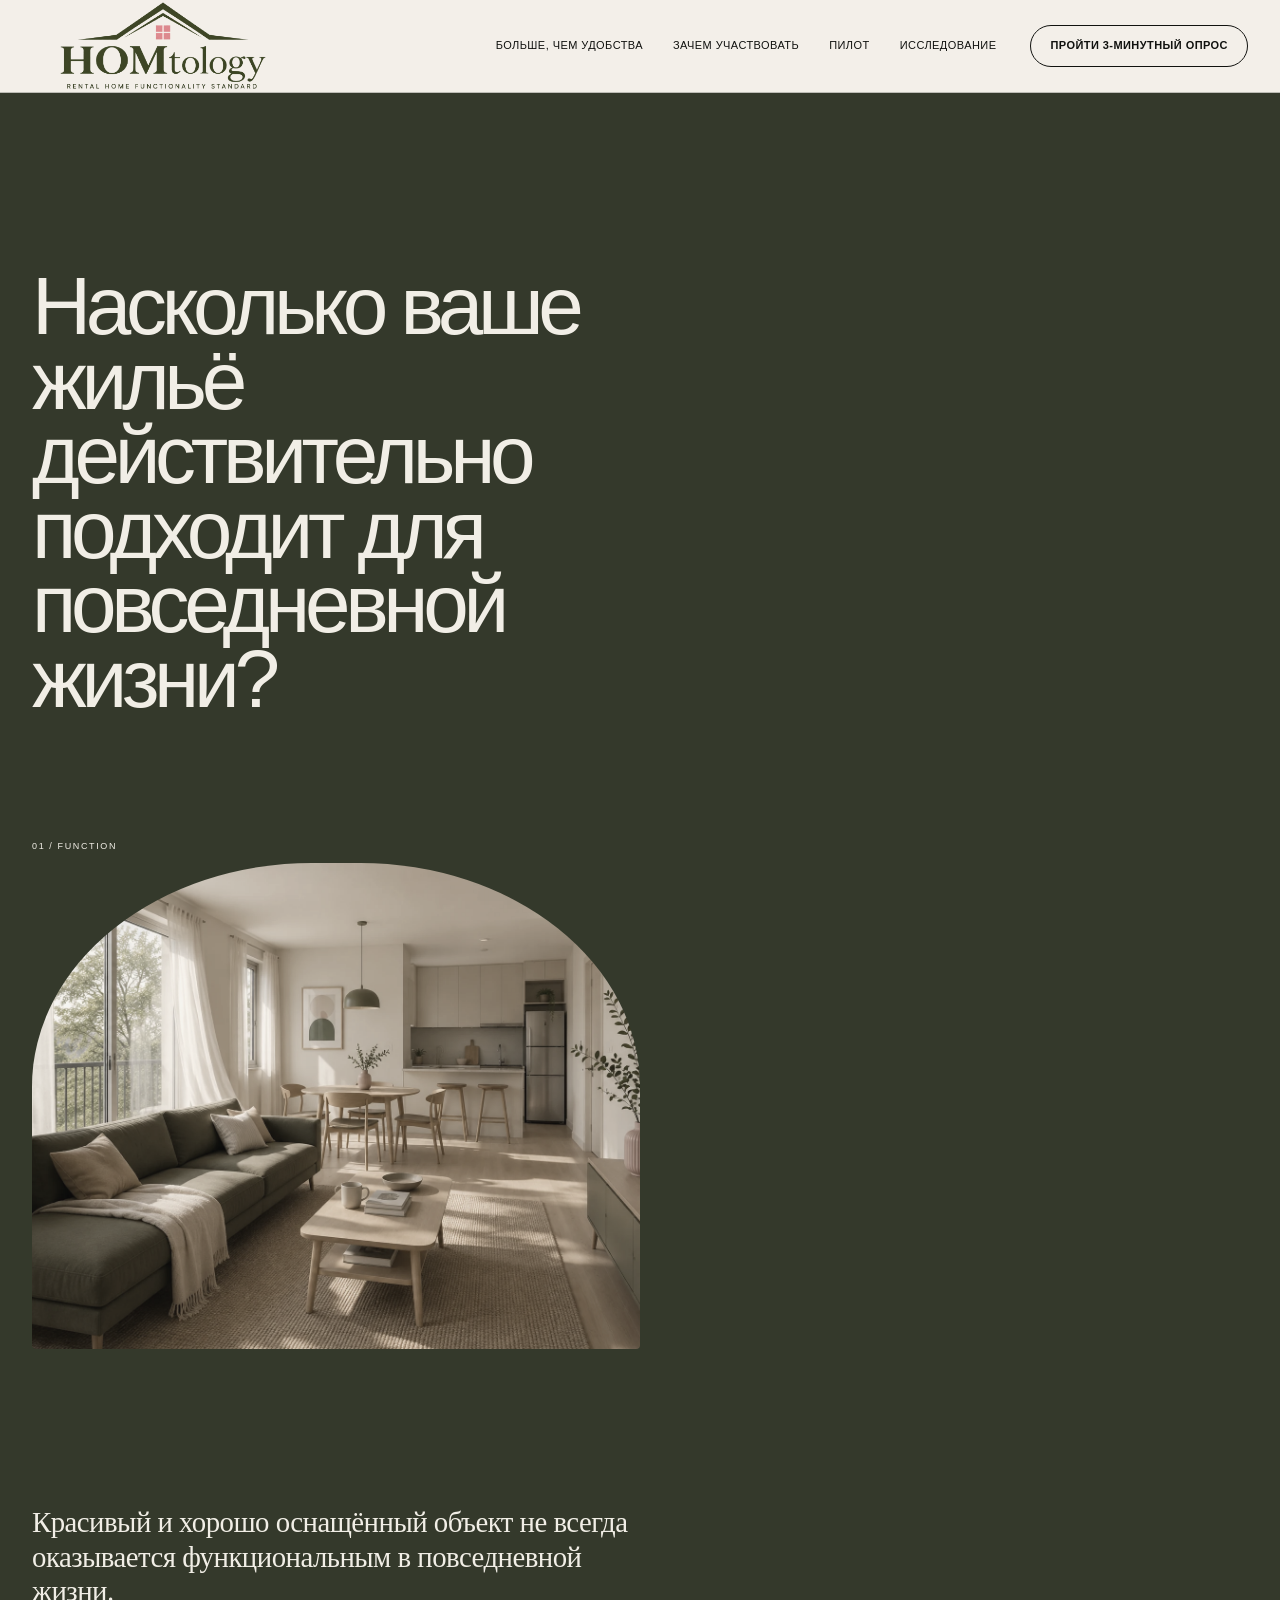
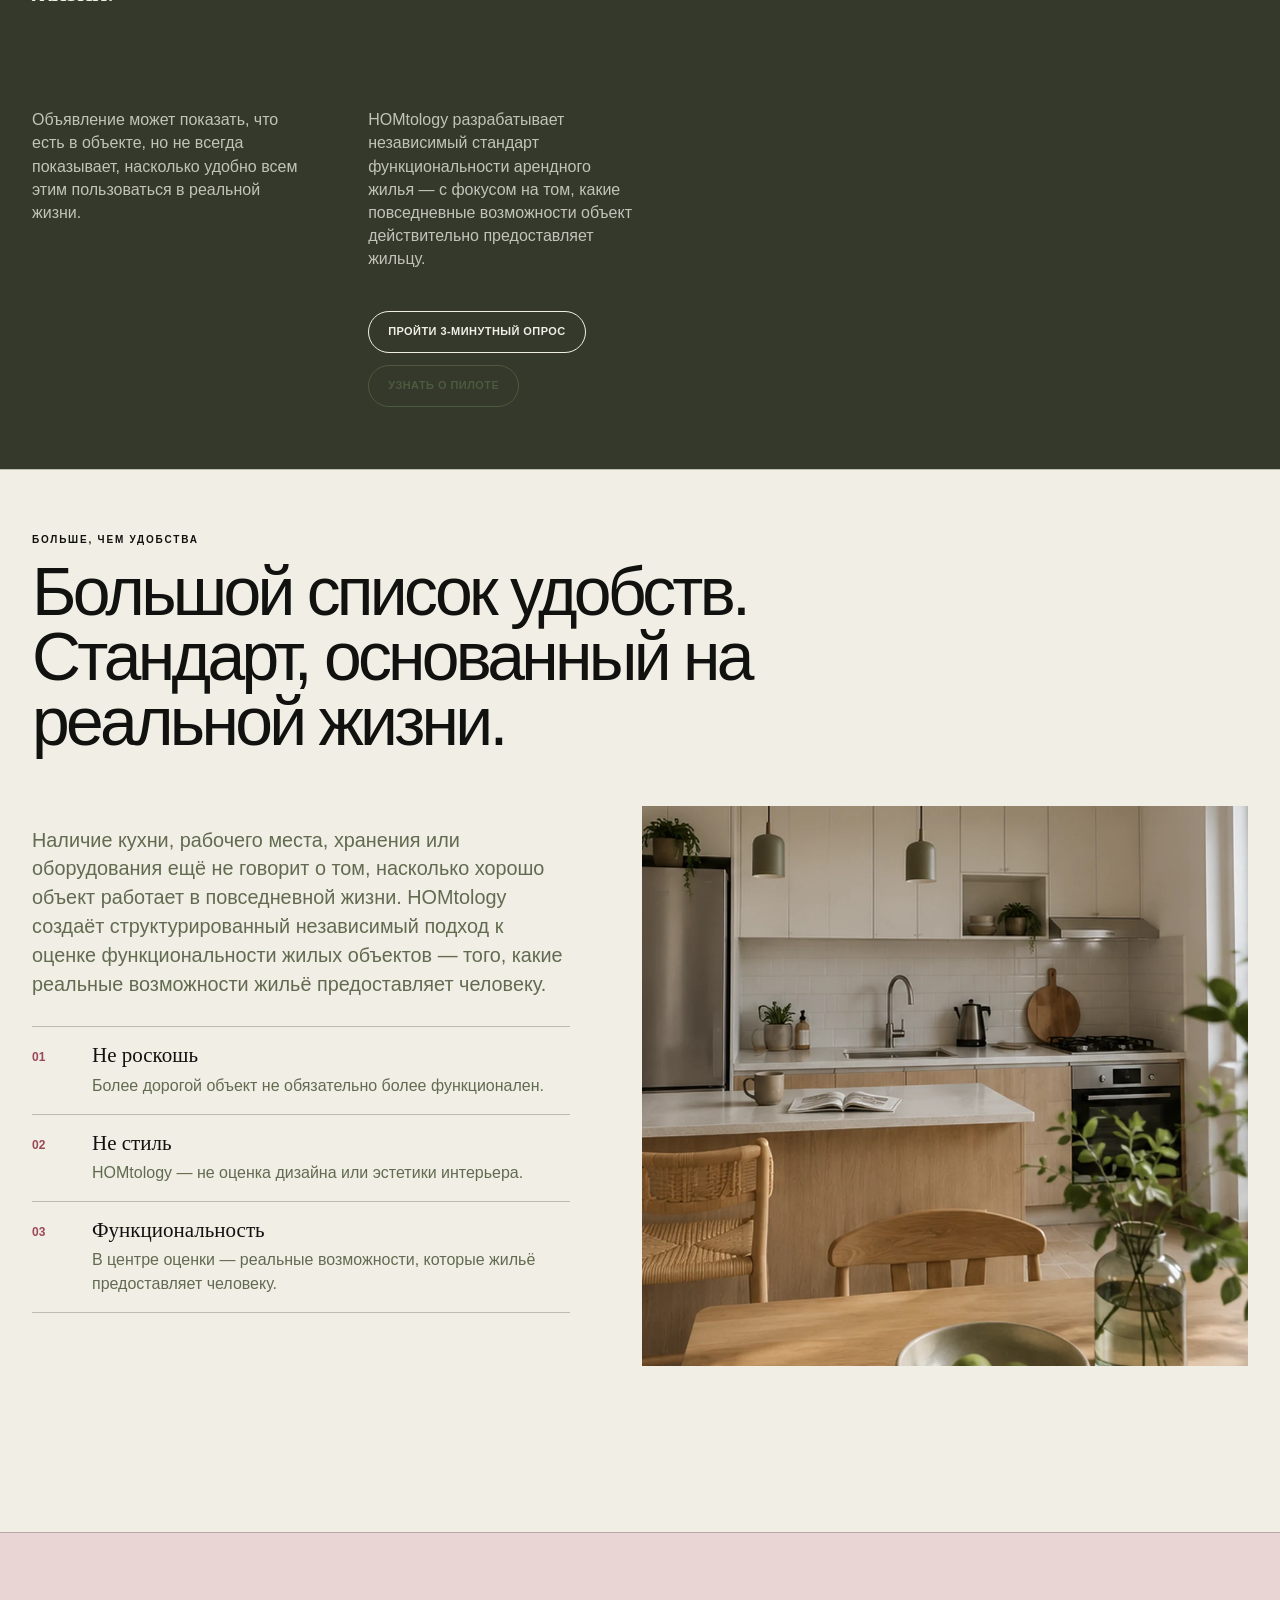
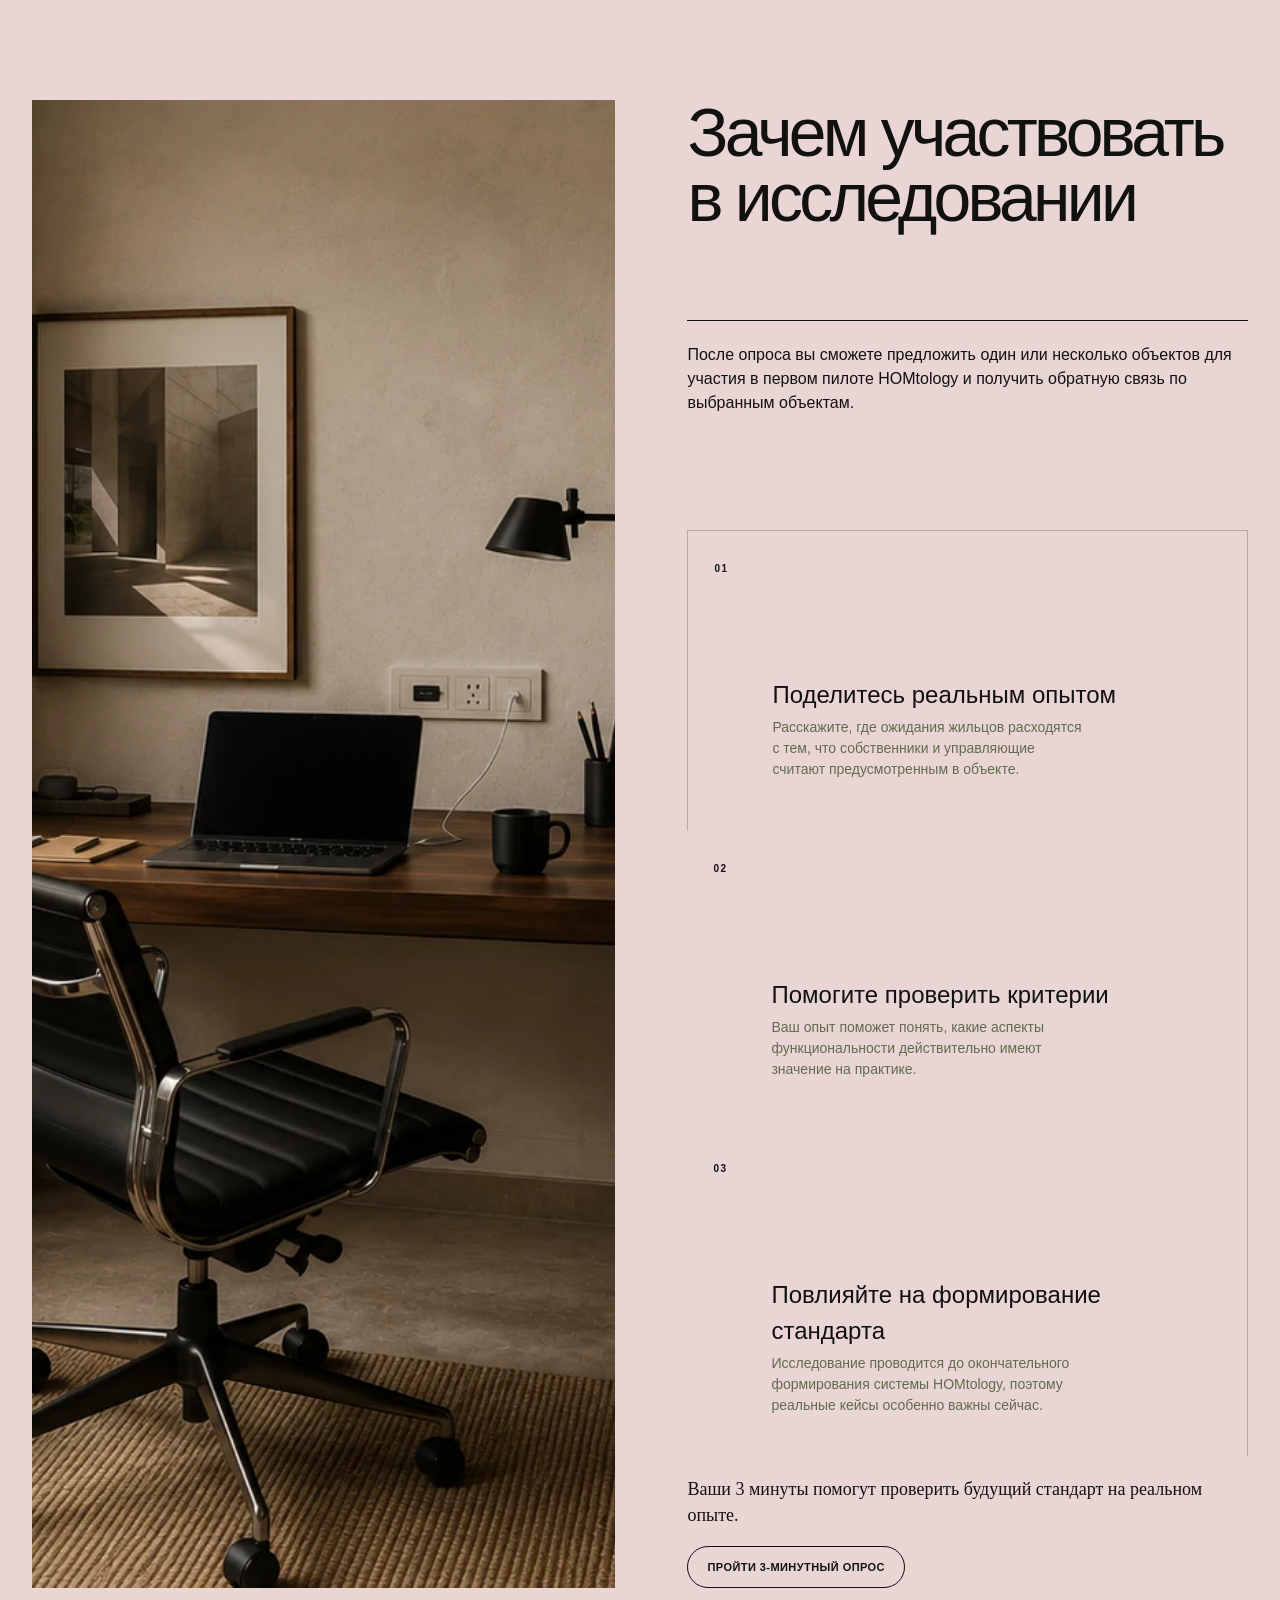
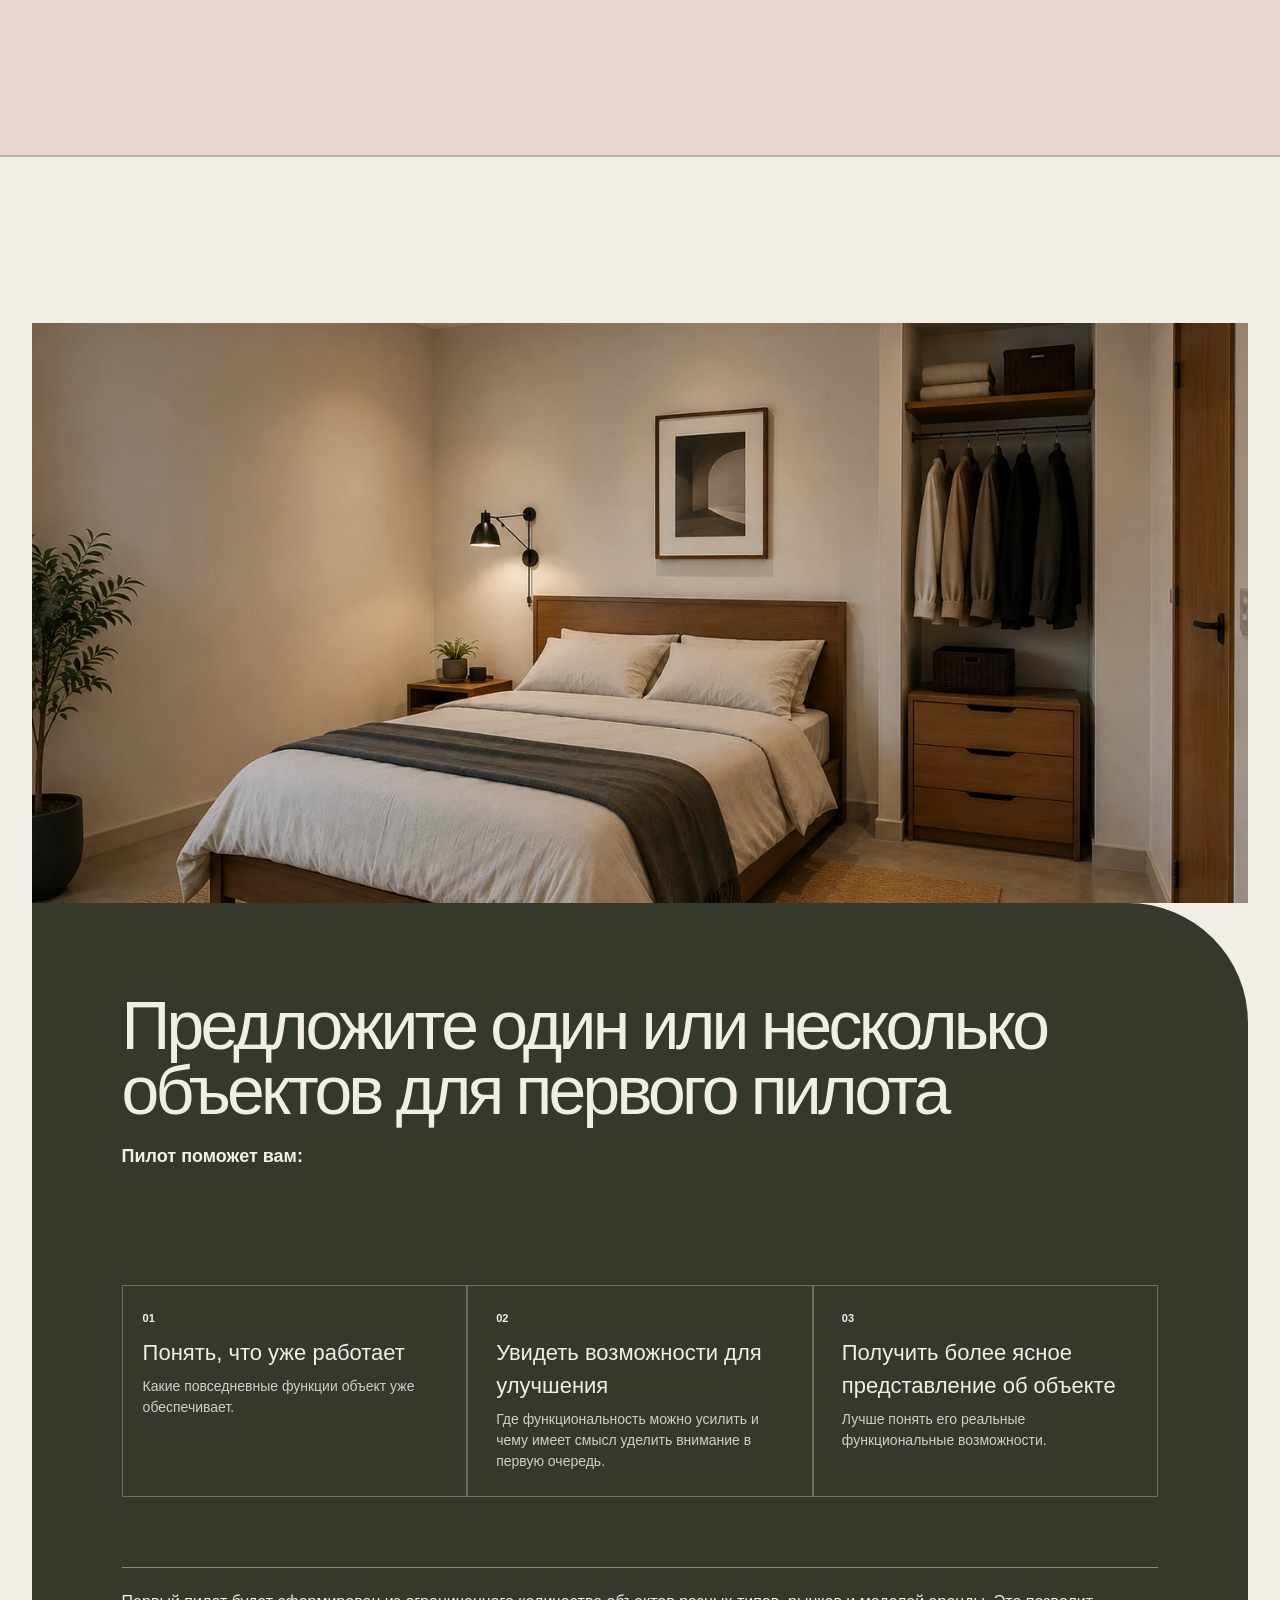
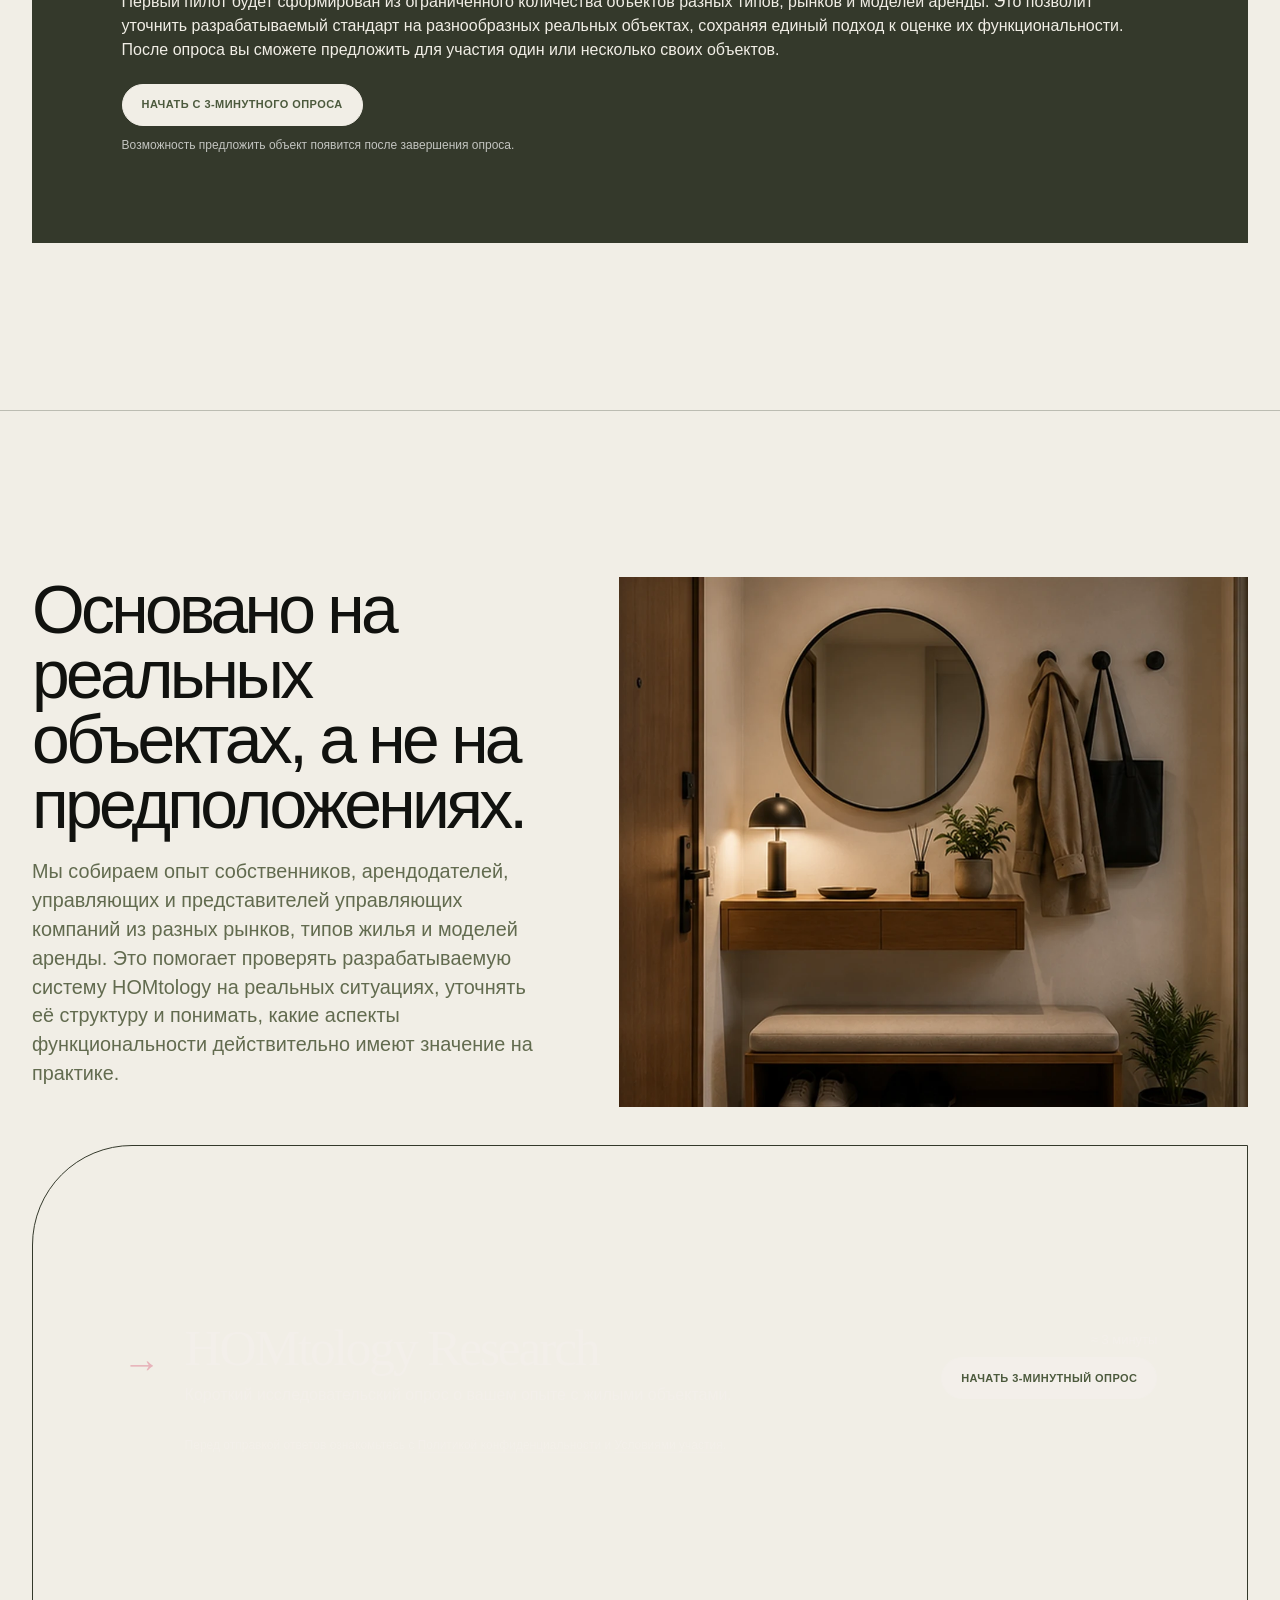
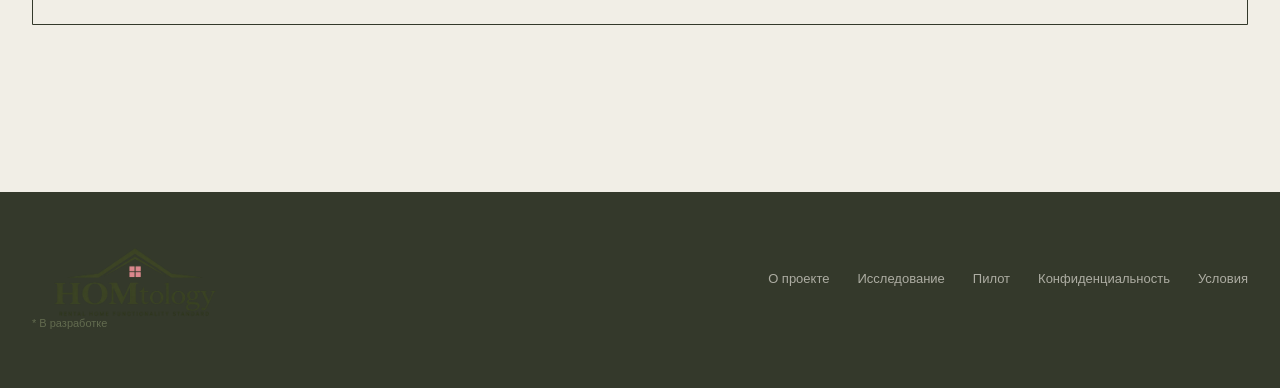
<file: index.html>
<!DOCTYPE html>
<html lang="ru">
<head>
<meta charset="UTF-8">
<meta name="viewport" content="width=device-width, initial-scale=1.0">
<title>HOMtology — стандарт функциональности арендного жилья</title>
<meta name="description" content="HOMtology разрабатывает независимый стандарт функциональности арендного жилья.">
<link rel="icon" type="image/png" href="favicon.png">
<style>
:root{--forest:#4C5A3D;--cream:#F3EFEA;--sage:#DCE1D3;--pink:#E7B3BA;--taupe:#A89F91;--ink:#283024;--muted:#62675e;--paper:#FAF8F4;--line:rgba(76,90,61,.22);--white:#fff;--focus:#9b4955}
*{box-sizing:border-box}html{scroll-behavior:smooth}body{margin:0;background:var(--cream);color:var(--ink);font-family:Inter,-apple-system,BlinkMacSystemFont,"Segoe UI",sans-serif;line-height:1.65}img{max-width:100%}a{color:inherit;text-decoration:none}
.skip-link{position:fixed;left:16px;top:12px;z-index:100;padding:10px 14px;background:var(--white);color:var(--forest);transform:translateY(-150%)}.skip-link:focus{transform:none}.container{width:min(1300px,calc(100% - 64px));margin:auto}
.site-header{position:sticky;top:0;z-index:20;background:rgba(243,239,234,.96);border-bottom:1px solid var(--line);backdrop-filter:blur(12px)}.nav-inner{min-height:84px;display:flex;align-items:center;gap:34px}.brand{display:block;flex:0 0 auto;width:262px;margin:-10px 0}.brand img{display:block;width:100%;height:auto}.nav-links{display:flex;align-items:center;justify-content:flex-end;gap:26px;margin-left:auto;font-size:13px;color:var(--muted)}.nav-links a{padding:12px 0;border-bottom:1px solid transparent}.nav-links a:hover{color:var(--forest);border-color:var(--pink)}
.btn{display:inline-flex;align-items:center;justify-content:center;min-height:48px;padding:12px 20px;border:1px solid var(--forest);border-radius:4px;font:inherit;font-size:14px;font-weight:750;cursor:pointer;transition:background-color .2s,color .2s,border-color .2s}.btn-primary{background:var(--forest);color:var(--white)}.btn-primary:hover{background:#3e4a32}.btn-outline{background:transparent;color:var(--forest)}.btn-outline:hover{background:var(--sage)}.nav-cta{white-space:nowrap}
.eyebrow{font-size:11px;font-weight:800;letter-spacing:.16em;text-transform:uppercase;color:var(--forest)}h1,h2{font-family:Georgia,"Times New Roman",serif;font-weight:500;font-size:clamp(34px,3.05vw,46px);line-height:1.08;letter-spacing:-.028em}h1{margin:0 0 28px}h2{margin:12px 0 20px}.lead{font-size:18px;color:var(--muted);max-width:780px}.micro{font-size:13px;color:var(--muted)}
.hero{padding:54px 0 62px}.hero-grid{display:grid}.hero-image{grid-row:2;min-width:0}.hero-image picture,.hero-image img{display:block;width:100%}.hero-image img{height:auto;aspect-ratio:2.35/1;object-fit:cover}.hero-copy{display:contents}.hero-copy h1{grid-row:1}.hero-statement{grid-row:3;max-width:1100px;margin:30px 0 10px;font:500 clamp(25px,2.25vw,34px)/1.2 Georgia,"Times New Roman",serif;letter-spacing:-.018em}.hero-details{grid-row:4;display:grid;grid-template-columns:minmax(0,1fr) minmax(0,1fr);gap:64px;align-items:start}.hero-details .lead{margin:0}.hero-actions{display:flex;gap:12px;flex-wrap:wrap;margin:26px 0 0}
.section{padding:76px 0}.section.alt{background:var(--paper);border-block:1px solid var(--line)}#homtology{padding-top:62px}.section-heading{grid-column:1/-1;margin-bottom:4px}.editorial-grid{display:grid;grid-template-columns:minmax(0,.94fr) minmax(0,1.06fr);gap:28px 72px;align-items:stretch}.editorial-copy{max-width:610px}.editorial-photo{align-self:stretch}.editorial-photo picture,.editorial-photo img{display:block;width:100%;height:100%}.editorial-photo img{min-height:560px;object-fit:cover}.principles{margin-top:28px;border-top:1px solid var(--line)}.principle{display:grid;grid-template-columns:44px 1fr;gap:16px;padding:16px 0;border-bottom:1px solid var(--line)}.principle h3{font:500 21px/1.2 Georgia,"Times New Roman",serif;margin:0 0 5px}.principle p{margin:0;color:var(--muted)}.principle-num{color:var(--focus);font-size:12px;font-weight:800;padding-top:5px}
.why-layout{display:grid;grid-template-columns:minmax(0,1.02fr) minmax(0,.98fr);gap:0 72px;align-items:start}.why-layout>:not(.why-photo){grid-column:2;max-width:620px}.why-layout>h2{grid-row:1;margin-top:0}.why-layout>.next-note{grid-row:2}.why-photo{grid-column:1;grid-row:1/6;min-width:0;align-self:stretch}.why-photo picture,.why-photo img{display:block;width:100%;height:100%}.why-photo img{min-height:690px;object-fit:cover}.survey-reasons{grid-row:3;margin-top:24px;border-top:1px solid var(--line)}.survey-reason{display:grid;grid-template-columns:44px 1fr;padding:15px 0;border-bottom:1px solid var(--line);gap:14px}.why-icon{font-size:12px;color:var(--focus);font-weight:800;padding-top:4px}.survey-reason h3{margin:0 0 4px;font-size:18px}.survey-reason p{margin:0;color:var(--muted);font-size:15px}.next-note{padding:17px 20px;border-left:3px solid var(--pink);background:var(--sage);margin-top:22px}.next-note p{margin:0}.why-support{grid-row:4;margin:20px 0 0;font:500 18px/1.45 Georgia,"Times New Roman",serif}.center-action{grid-row:5;text-align:left;margin-top:18px}
.pilot-section{padding-top:0}.pilot-image{width:100%;max-height:580px;object-fit:cover;display:block;aspect-ratio:2.25/1}.pilot-box{background:var(--forest);color:var(--white);padding:58px max(32px,calc((100vw - 1300px)/2))}.pilot-box h2{color:var(--white);max-width:1120px;margin-top:0}.pilot-lead{margin:8px 0 0;color:var(--cream);font-size:18px;font-weight:700}.pilot-benefits{display:grid;grid-template-columns:repeat(3,1fr);margin-top:22px;border-top:1px solid rgba(255,255,255,.24)}.pilot-benefit{padding:22px 28px 22px 0;border-bottom:1px solid rgba(255,255,255,.24)}.pilot-benefit+.pilot-benefit{padding-left:28px;border-left:1px solid rgba(255,255,255,.24)}.pilot-benefit b{display:block;font-size:11px;color:var(--cream);margin-bottom:9px}.pilot-benefit h3{margin:0 0 7px;font-size:18px}.pilot-benefit p{margin:0;color:rgba(255,255,255,.76);font-size:14px}.pilot-box .next-note{max-width:1100px;background:rgba(255,255,255,.08);border-color:var(--pink);color:var(--white)}.pilot-action{margin-top:22px}.pilot-action .btn{background:var(--white);color:var(--forest);border-color:var(--white)}.pilot-action .btn:focus-visible{outline-color:var(--cream)}.pilot-note{max-width:760px;color:rgba(255,255,255,.7);margin:10px 0 0;font-size:12px}
.research-intro{display:grid;grid-template-columns:minmax(0,.9fr) minmax(0,1.1fr);gap:72px;align-items:stretch}.research-copy{align-self:center;max-width:630px}.research-copy h2{margin-top:0}.research-photo picture,.research-photo img{display:block;width:100%;height:100%}.research-photo img{min-height:430px;object-fit:cover}.form-card{margin-top:38px;background:var(--forest);color:var(--cream);padding:28px 32px}.form-card :is(a,button):focus-visible{outline-color:var(--cream)}.survey-intro{display:grid;grid-template-columns:auto minmax(240px,1fr) auto;gap:24px;align-items:center}.survey-arrow{font-size:38px;color:var(--pink)}.survey-copy p{margin:5px 0}.survey-title{font:500 27px/1.2 Georgia,"Times New Roman",serif;margin:0}.survey-action{text-align:right}.survey-action .btn{background:var(--cream);color:var(--forest);border-color:var(--cream);white-space:nowrap}.survey-meta{color:var(--cream);margin:0 0 8px}.legal-note{grid-column:2/4;margin:0;color:rgba(243,239,234,.78);font-size:12px}.text-link{text-decoration:underline;text-underline-offset:3px}.hidden{display:none!important}#tallyEmbedWrap{scroll-margin-top:110px;text-align:left;margin-top:10px;background:var(--cream);padding:16px;color:var(--ink)}
footer{padding:24px 0 28px;color:var(--muted);font-size:13px;border-top:1px solid var(--line)}.footer-inner{display:flex;justify-content:space-between;align-items:center;gap:32px}.footer-brand{display:block;width:206px;margin:-8px 0}.footer-brand img{display:block;width:206px;height:auto}.footer-status{display:block;margin-top:-2px;font-size:11px;color:var(--muted)}.footer-links{display:flex;justify-content:flex-end;gap:20px;flex-wrap:wrap}main[id],section[id]{scroll-margin-top:104px}a:focus-visible,button:focus-visible{outline:3px solid var(--focus);outline-offset:4px}
@media(max-width:1100px){.container{width:min(1300px,calc(100% - 48px))}.nav-inner{gap:16px}.nav-links{gap:13px}.nav-cta{display:none}.editorial-grid,.research-intro{gap:40px}.why-layout{column-gap:40px}.pilot-box{padding-inline:24px}.pilot-benefits{grid-template-columns:repeat(3,1fr)}.survey-intro{grid-template-columns:auto 1fr}.survey-action{grid-column:2;text-align:left}.legal-note{grid-column:2}}
@media(max-width:760px){.container{width:min(100% - 36px,1300px)}.site-header{position:relative}.nav-inner{min-height:auto;padding:7px 0 0;display:grid;grid-template-columns:1fr}.brand{width:220px;margin:-7px auto}.brand img{width:220px}.nav-links{width:100%;margin:0;display:grid;grid-template-columns:repeat(3,minmax(0,1fr));gap:0;border-top:1px solid var(--line);font-size:11px;text-align:center}.nav-links a{display:flex;align-items:center;justify-content:center;min-height:48px;padding:7px 6px;line-height:1.2}.nav-links a:last-child{display:none}.hero{padding:44px 0 54px}.hero-grid{display:block}.hero-copy{display:block;text-align:center}.hero-image img{aspect-ratio:3/2}.hero-statement{margin:24px auto 12px}.hero-details{display:block}.hero-details .lead{margin:14px auto}.hero-actions{justify-content:center}.section{padding:62px 0}#homtology{padding-top:52px}.editorial-grid{grid-template-columns:1fr;gap:30px}.section-heading{margin-bottom:0}.editorial-copy{display:contents}.section-heading .eyebrow{order:1}.section-heading h2{order:2}.editorial-photo{order:3}.editorial-copy>.lead{order:4}.principles{order:5;margin-top:0}.editorial-photo img{height:auto;min-height:0;aspect-ratio:4/3}.why-layout{grid-template-columns:1fr;gap:30px}.why-layout>*{grid-column:1;grid-row:auto;max-width:none}.why-photo picture,.why-photo img{height:auto}.why-photo img{min-height:0;aspect-ratio:4/3}.survey-reasons{margin-top:0}.why-support,.center-action{margin-top:0}.pilot-image{aspect-ratio:4/3;max-height:none}.pilot-box{padding-block:48px}.pilot-benefits{grid-template-columns:1fr}.pilot-benefit+.pilot-benefit{border-left:0;padding-left:0}.research-intro{grid-template-columns:1fr;gap:28px}.research-copy{max-width:none}.research-photo img{height:auto;min-height:0;aspect-ratio:4/3}.form-card{margin-top:30px;padding:24px}.survey-intro{grid-template-columns:auto 1fr;gap:14px 16px}.survey-action,.legal-note{grid-column:1/3;text-align:left}.survey-action .btn{width:100%}.footer-inner{display:grid;grid-template-columns:minmax(145px,.8fr) 1.2fr;align-items:start;gap:22px}.footer-links{display:grid;grid-template-columns:1fr 1.35fr;gap:8px 16px;justify-content:stretch}.footer-links a:nth-child(4){grid-column:2;grid-row:1}.footer-links a:nth-child(5){grid-column:2;grid-row:2}.footer-brand,.footer-brand img{width:170px}}
@media(max-width:480px){.container{width:min(100% - 28px,1300px)}h1,h2{font-size:clamp(30px,9.3vw,38px)}.lead{font-size:17px}.hero-actions{flex-direction:column;align-items:stretch}.btn{width:100%}.section{padding:54px 0}.pilot-box{padding-block:42px}.footer-inner{grid-template-columns:105px minmax(0,1fr);gap:14px}.footer-brand,.footer-brand img{width:105px;max-width:100%}.footer-links{min-width:0;grid-template-columns:minmax(0,.8fr) minmax(118px,1.2fr);font-size:12px;gap:7px 10px}}
@media(max-width:375px){.footer-inner{grid-template-columns:1fr;gap:14px}.footer-brand,.footer-brand img{width:145px}.footer-links{grid-template-columns:minmax(0,1fr) minmax(130px,1.35fr)}}
@media(prefers-reduced-motion:reduce){html{scroll-behavior:auto}*,*::before,*::after{scroll-behavior:auto!important;transition-duration:.01ms!important}}
</style>

<link rel="stylesheet" href="redesign.css">

</head>
<body>
<a class="skip-link" href="#top">Перейти к содержанию</a>
<header class="site-header">
  <div class="container nav-inner">
    <a class="brand" href="#top" aria-label="HOMtology — на главную"><img src="assets/images/homtology-logo.png" width="1983" height="793" alt="HOMtology — Rental Home Functionality Standard"></a>
    <nav class="nav-links" aria-label="Основная навигация">
      <a href="#homtology">Больше, чем удобства</a>
      <a href="#why-participate">Зачем участвовать</a>
      <a href="#pilot">Пилот</a>
      <a href="#research">Исследование</a>
    </nav>
    <a class="btn btn-primary nav-cta" href="#research">Пройти 3-минутный опрос</a>
  </div>
</header>

<main id="top">


<section class="hero">
  <div class="container hero-grid">
    <div class="hero-copy">
      <h1>Насколько ваше жильё действительно подходит для повседневной жизни?</h1>
      <div class="hero-image">
        <picture>
          <source srcset="assets/images/hero-homtology.webp" type="image/webp">
          <img src="assets/images/hero-homtology.png" width="1536" height="1024" fetchpriority="high" alt="Светлая жилая комната с кухней, обеденной зоной и местом для отдыха">
        </picture>
      </div>
      <p class="hero-statement">Красивый и хорошо оснащённый объект не всегда оказывается функциональным в повседневной жизни.</p>
      <div class="hero-details">
        <p class="lead">Объявление может показать, что есть в объекте, но не всегда показывает, насколько удобно всем этим пользоваться в реальной жизни.</p>
        <div>
          <p class="lead">HOMtology разрабатывает независимый стандарт функциональности арендного жилья — с фокусом на том, какие повседневные возможности объект действительно предоставляет жильцу.</p>
          <div class="hero-actions">
            <a class="btn btn-primary" href="#research">Пройти 3-минутный опрос</a>
            <a class="btn btn-outline" href="#pilot">Узнать о пилоте</a>
          </div>
        </div>
      </div>
    </div>
  </div>
</section>




<section class="section" id="homtology">
  <div class="container editorial-grid">
    <div class="section-heading">
      <div class="eyebrow">Больше, чем удобства</div>
      <h2>Большой список удобств. Стандарт, основанный на реальной жизни.</h2>
    </div>
    <div class="editorial-copy">
      <p class="lead">Наличие кухни, рабочего места, хранения или оборудования ещё не говорит о том, насколько хорошо объект работает в повседневной жизни. HOMtology создаёт структурированный независимый подход к оценке функциональности жилых объектов — того, какие реальные возможности жильё предоставляет человеку.</p>
      <div class="principles">
        <div class="principle"><span class="principle-num">01</span><div><h3>Не роскошь</h3><p>Более дорогой объект не обязательно более функционален.</p></div></div>
        <div class="principle"><span class="principle-num">02</span><div><h3>Не стиль</h3><p>HOMtology — не оценка дизайна или эстетики интерьера.</p></div></div>
        <div class="principle"><span class="principle-num">03</span><div><h3>Функциональность</h3><p>В центре оценки — реальные возможности, которые жильё предоставляет человеку.</p></div></div>
      </div>
    </div>
    <div class="editorial-photo">
      <picture><source srcset="assets/images/kitchen-functionality.webp" type="image/webp"><img src="assets/images/kitchen-functionality.png" width="1200" height="900" loading="lazy" decoding="async" alt="Кухня с рабочей поверхностью, техникой, хранением и обеденной зоной"></picture>
    </div>
  </div>
</section>

<section class="section alt" id="why-participate">
  <div class="container why-layout">
    <h2>Зачем участвовать в исследовании</h2>
    <div class="next-note"><p>После опроса вы сможете предложить один или несколько объектов для участия в первом пилоте HOMtology и получить обратную связь по выбранным объектам.</p></div>
    <div class="why-photo">
      <picture><source srcset="assets/images/workspace-functionality.webp" type="image/webp"><img src="assets/images/workspace-functionality.png" width="1448" height="1086" loading="lazy" decoding="async" alt="Домашнее рабочее место у окна со столом, креслом, освещением и хранением"></picture>
    </div>
    <div class="survey-reasons">
        <div class="survey-reason"><div class="why-icon">01</div><div><h3>Поделитесь реальным опытом</h3><p>Расскажите, где ожидания жильцов расходятся с тем, что собственники и управляющие считают предусмотренным в объекте.</p></div></div>
        <div class="survey-reason"><div class="why-icon">02</div><div><h3>Помогите проверить критерии</h3><p>Ваш опыт поможет понять, какие аспекты функциональности действительно имеют значение на практике.</p></div></div>
        <div class="survey-reason"><div class="why-icon">03</div><div><h3>Повлияйте на формирование стандарта</h3><p>Исследование проводится до окончательного формирования системы HOMtology, поэтому реальные кейсы особенно важны сейчас.</p></div></div>
    </div>
    <p class="why-support">Ваши 3 минуты помогут проверить будущий стандарт на реальном опыте.</p>
    <div class="center-action"><a class="btn btn-primary" href="#research">Пройти 3-минутный опрос</a></div>
  </div>
</section>

<section class="section pilot-section" id="pilot">
  <picture><source srcset="assets/images/bedroom-storage.webp" type="image/webp"><img class="pilot-image" src="assets/images/bedroom-storage.png" width="1448" height="1086" loading="lazy" decoding="async" alt="Спальня с кроватью и открытой системой хранения одежды"></picture>
  <div class="pilot-box">
    <h2>Предложите один или несколько объектов для первого пилота</h2>
    <p class="pilot-lead">Пилот поможет вам:</p>
    <div class="pilot-benefits">
      <div class="pilot-benefit"><b>01</b><div><h3>Понять, что уже работает</h3><p>Какие повседневные функции объект уже обеспечивает.</p></div></div>
      <div class="pilot-benefit"><b>02</b><div><h3>Увидеть возможности для улучшения</h3><p>Где функциональность можно усилить и чему имеет смысл уделить внимание в первую очередь.</p></div></div>
      <div class="pilot-benefit"><b>03</b><div><h3>Получить более ясное представление об объекте</h3><p>Лучше понять его реальные функциональные возможности.</p></div></div>
    </div>
    <div class="next-note">Первый пилот будет сформирован из ограниченного количества объектов разных типов, рынков и моделей аренды. Это позволит уточнить разрабатываемый стандарт на разнообразных реальных объектах, сохраняя единый подход к оценке их функциональности. После опроса вы сможете предложить для участия один или несколько своих объектов.</div>
    <div class="pilot-action"><a class="btn" href="#research">Начать с 3-минутного опроса</a>
      <p class="pilot-note">Возможность предложить объект появится после завершения опроса.</p>
    </div>
  </div>
</section>

<section class="section" id="research">
  <div class="container">
    <div class="research-intro">
      <div class="research-copy"><h2>Основано на реальных объектах, а не на предположениях.</h2>
      <p class="lead">Мы собираем опыт собственников, арендодателей, управляющих и представителей управляющих компаний из разных рынков, типов жилья и моделей аренды. Это помогает проверять разрабатываемую систему HOMtology на реальных ситуациях, уточнять её структуру и понимать, какие аспекты функциональности действительно имеют значение на практике.</p></div>
      <div class="research-photo"><picture><source srcset="assets/images/everyday-functionality.webp" type="image/webp"><img src="assets/images/everyday-functionality.png" width="1200" height="900" loading="lazy" decoding="async" alt="Домашняя входная зона с местом для верхней одежды, сумки, обуви и повседневных вещей"></picture></div>
    </div>

      <div class="form-card">
        <div id="surveyIntro" class="survey-intro">
          <div class="survey-arrow" aria-hidden="true">→</div>
          <div class="survey-copy"><h3 class="survey-title">HOMtology Research</h3>
          <p>Короткий исследовательский опрос о вашем опыте с жилыми объектами.</p></div>
          <div class="survey-action"><p class="micro survey-meta">≈ 3 минуты</p><button class="btn" id="startSurveyBtn" type="button">Начать 3-минутный опрос</button></div>
          <p class="legal-note">Перед отправкой ответов ознакомьтесь с <a href="privacy.html" class="text-link">Политикой конфиденциальности</a> и <a href="terms.html" class="text-link">Условиями участия</a>.</p>
        </div>

        <div id="tallyEmbedWrap" class="hidden" tabindex="-1">
          <iframe
            data-tally-src="https://tally.so/embed/Y5BB1d?alignLeft=1&hideTitle=1&transparentBackground=1&dynamicHeight=1"
            loading="lazy"
            width="100%"
            height="650"
            frameborder="0"
            marginheight="0"
            marginwidth="0"
            title="HOMtology Research Survey">
          </iframe>
        </div>
      </div>
  </div>
</section>

</main>

<footer>
  <div class="container footer-inner">
    <div><a class="footer-brand" href="#top" aria-label="HOMtology — на главную"><img src="assets/images/homtology-logo.png" width="1983" height="793" loading="lazy" alt="HOMtology — Rental Home Functionality Standard"></a><span class="micro footer-status">* В разработке</span></div>
    <div class="footer-links"><a href="#homtology">О проекте</a><a href="#research">Исследование</a><a href="#pilot">Пилот</a><a href="privacy.html">Конфиденциальность</a><a href="terms.html">Условия</a></div>
  </div>
</footer>



<script>
(function () {
  var d = document;
  var w = "https://tally.so/widgets/embed.js";

  function loadTallyEmbeds() {
    if (typeof Tally !== "undefined") {
      Tally.loadEmbeds();
    } else {
      d.querySelectorAll("iframe[data-tally-src]:not([src])").forEach(function (e) {
        e.src = e.dataset.tallySrc;
      });
    }
  }

  function ensureTallyScript(callback) {
    if (typeof Tally !== "undefined") {
      callback();
      return;
    }
    var existing = d.querySelector('script[src="' + w + '"]');
    if (existing) {
      existing.addEventListener("load", callback, { once: true });
      return;
    }
    var s = d.createElement("script");
    s.src = w;
    s.onload = callback;
    s.onerror = callback;
    d.body.appendChild(s);
  }

  d.addEventListener("DOMContentLoaded", function () {
    var btn = d.getElementById("startSurveyBtn");
    var intro = d.getElementById("surveyIntro");
    var wrap = d.getElementById("tallyEmbedWrap");

    if (btn && intro && wrap) {
      btn.addEventListener("click", function () {
        intro.style.display = "none";
        wrap.classList.remove("hidden");
        ensureTallyScript(loadTallyEmbeds);
        setTimeout(function () {
          wrap.scrollIntoView({ behavior: "smooth", block: "start" });
          wrap.focus({ preventScroll: true });
        }, 50);
      });
    }
  });
})();
</script>

</body>
</html>
</file>
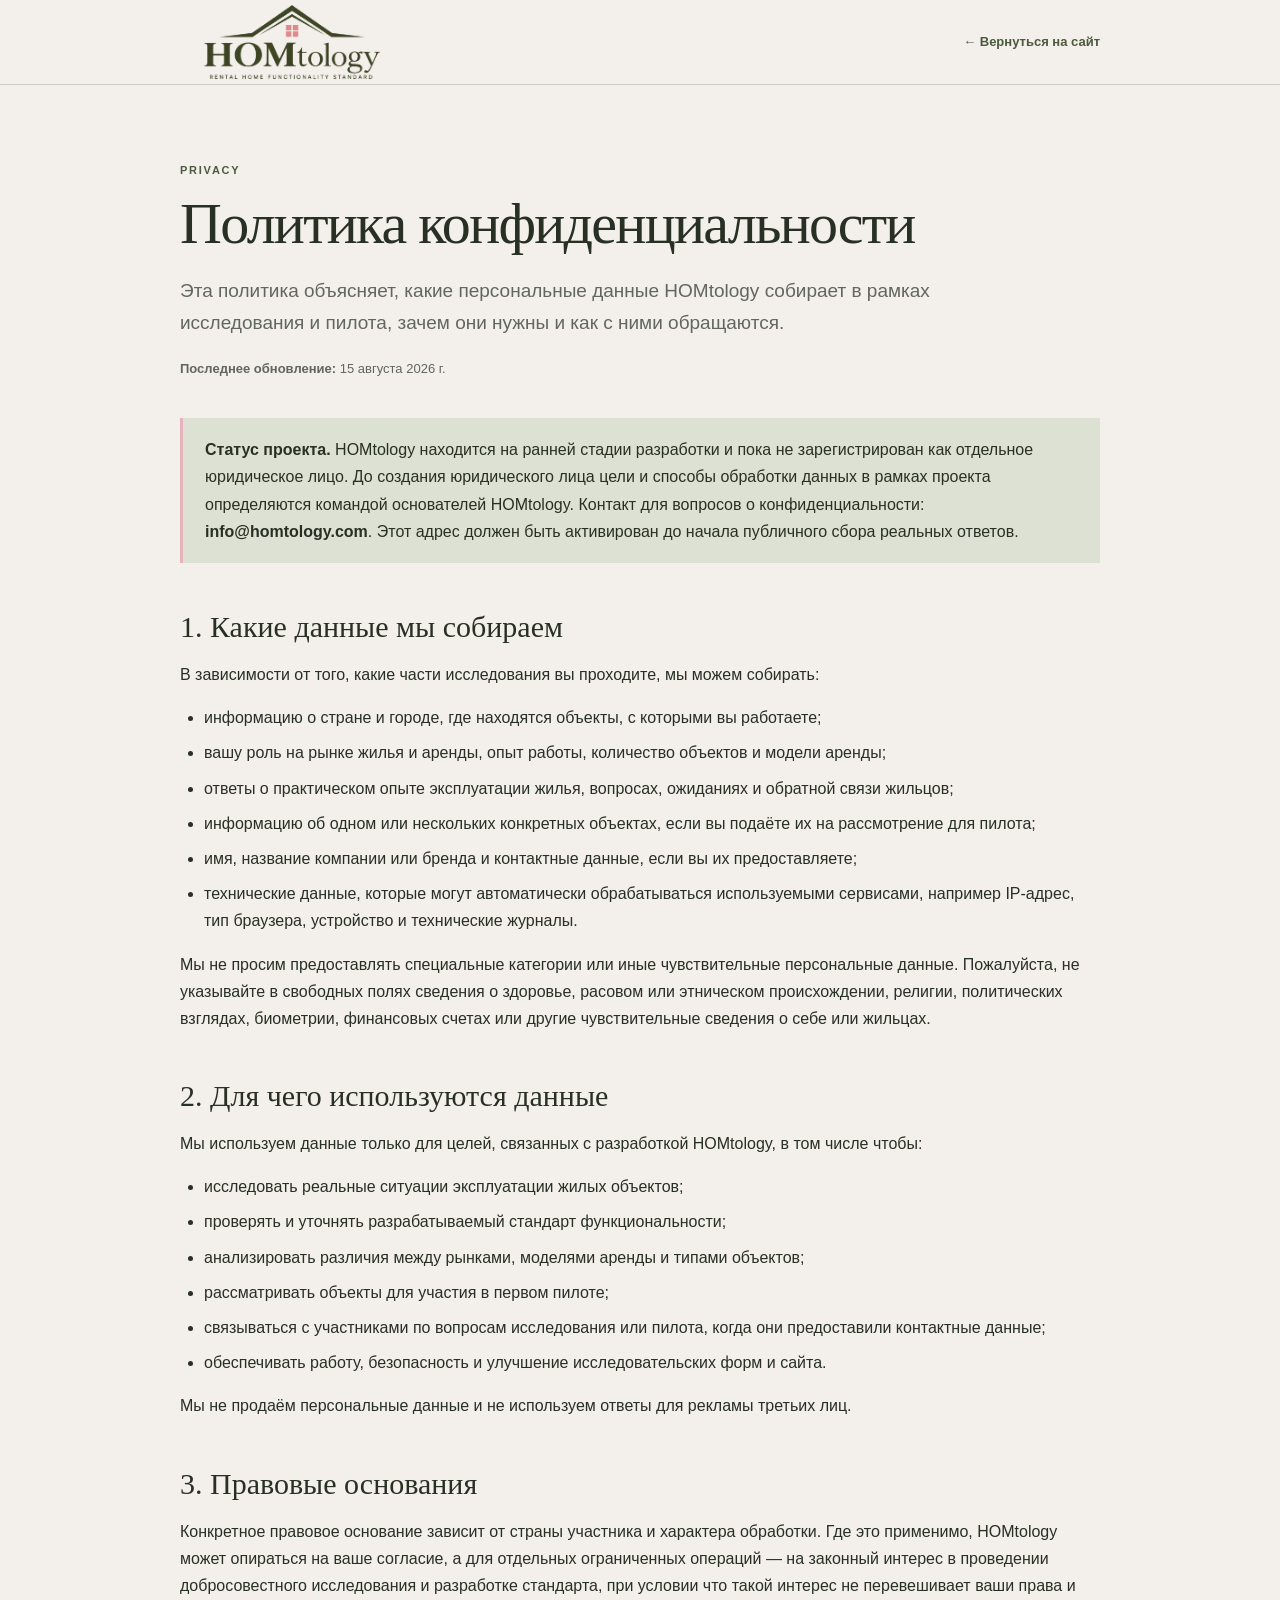
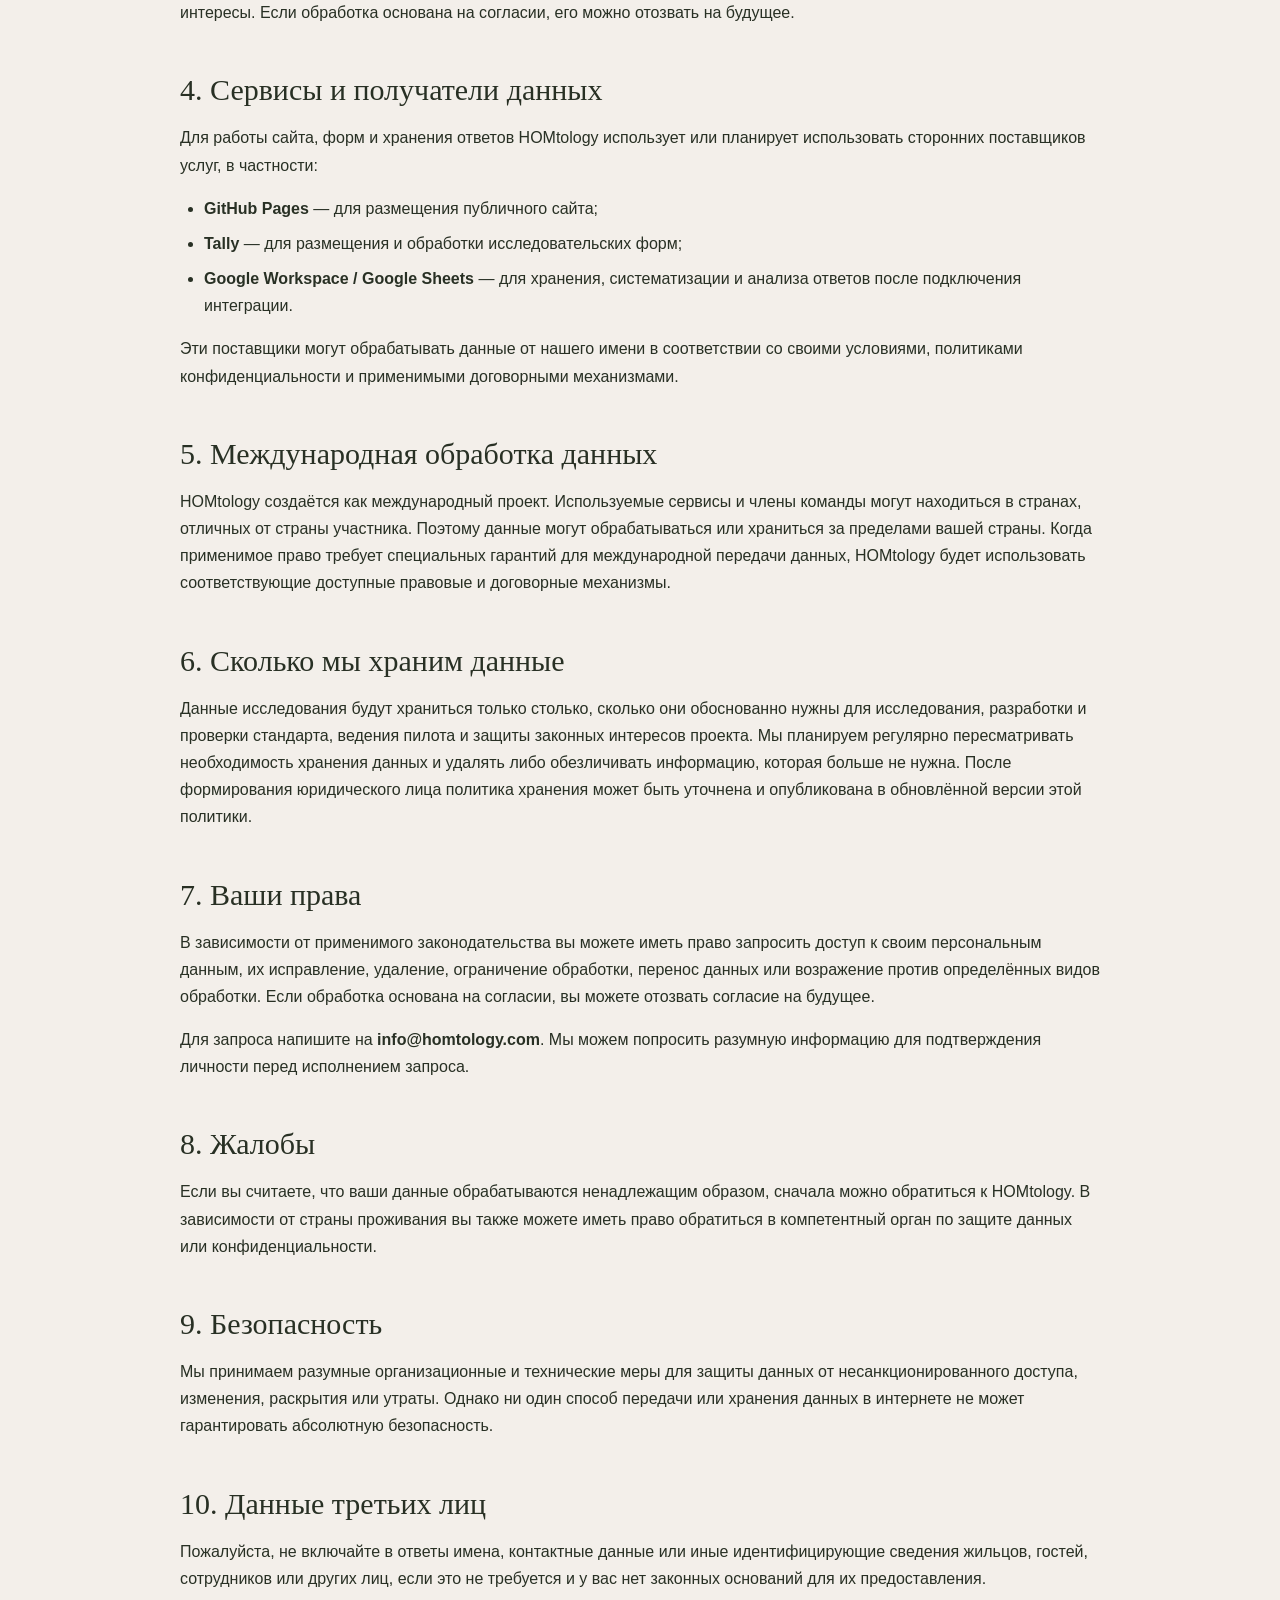
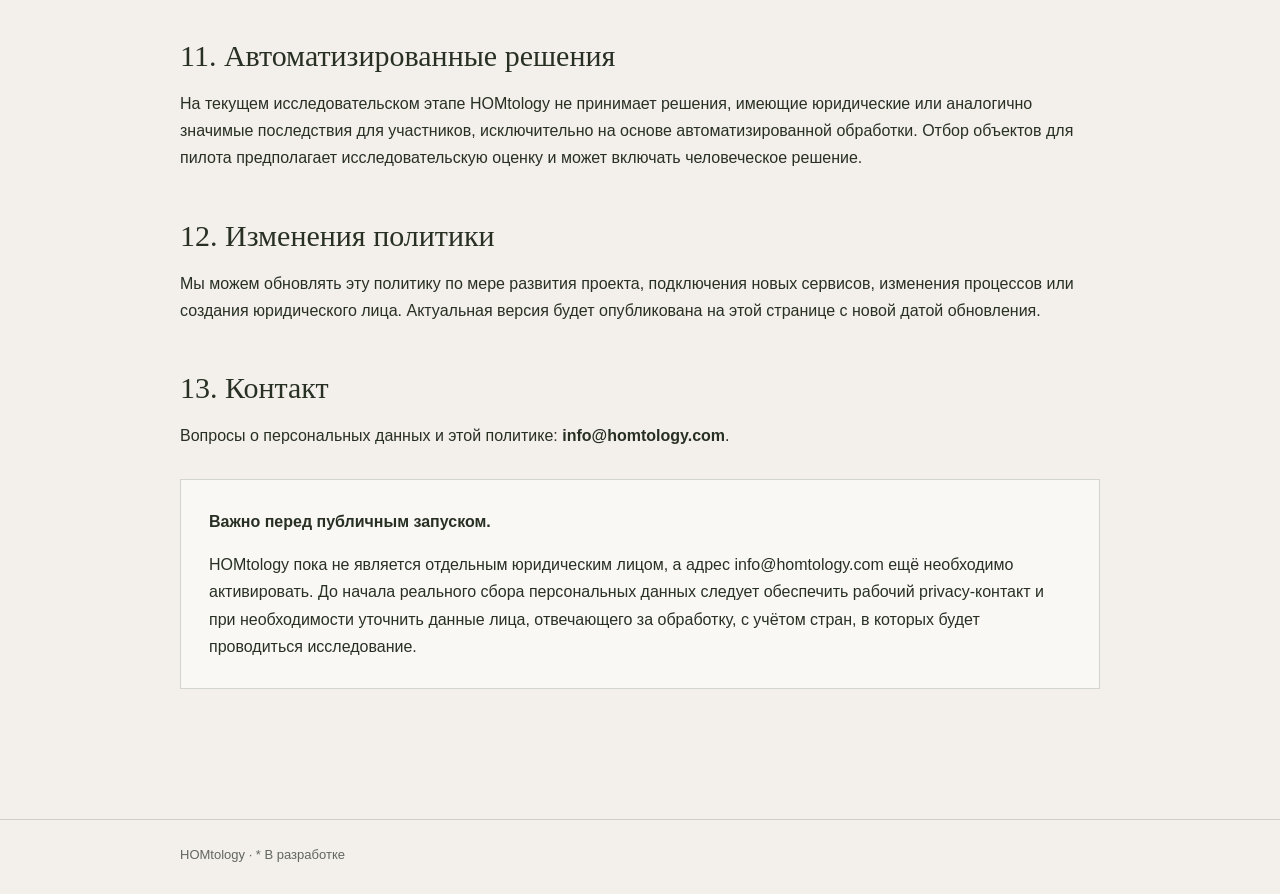
<file: privacy.html>
<!doctype html>
<html lang="ru">
<head>
<meta charset="utf-8">
<meta name="viewport" content="width=device-width,initial-scale=1">
<title>Политика конфиденциальности — HOMtology</title>
<link rel="icon" type="image/png" href="favicon.png">
<style>
:root{--forest:#4C5A3D;--cream:#F3EFEA;--sage:#DCE1D3;--pink:#E7B3BA;--taupe:#A89F91;--ink:#283024;--muted:#62675e;--paper:#FAF8F4;--line:rgba(76,90,61,.22);--focus:#9b4955}
*{box-sizing:border-box}html{scroll-behavior:smooth}body{margin:0;background:var(--cream);color:var(--ink);font-family:Inter,-apple-system,BlinkMacSystemFont,"Segoe UI",sans-serif;line-height:1.7}a{color:var(--forest);text-underline-offset:3px}.wrap{width:min(920px,calc(100% - 48px));margin:auto}.site-header{border-bottom:1px solid var(--line);background:rgba(243,239,234,.96);position:sticky;top:0;z-index:20;backdrop-filter:blur(12px)}.nav{min-height:84px;display:flex;align-items:center;justify-content:space-between;gap:24px}.brand{display:block;width:224px;margin:-7px 0}.brand img{display:block;width:224px;height:auto}.back{text-decoration:none;font-weight:700;font-size:13px;padding:12px 0}main{padding:76px 0 100px}.eyebrow{font-size:11px;letter-spacing:.16em;text-transform:uppercase;font-weight:800;color:var(--forest)}h1,h2{font-family:Georgia,"Times New Roman",serif;font-weight:500}h1{font-size:clamp(42px,6vw,58px);line-height:1.05;letter-spacing:-.03em;margin:14px 0 20px}h2{font-size:30px;line-height:1.2;margin:46px 0 12px}.lead{font-size:19px;color:var(--muted);max-width:780px}.meta{font-size:13px;color:var(--muted);margin:14px 0 38px}.card{background:var(--paper);border:1px solid var(--line);padding:28px;margin:30px 0}.notice{border-left:3px solid var(--pink);padding:18px 22px;background:var(--sage)}ul{padding-left:24px}li{margin:8px 0}hr{border:0;border-top:1px solid var(--line);margin:44px 0}footer{border-top:1px solid var(--line);padding:24px 0 28px;color:var(--muted);font-size:13px}a:focus-visible{outline:3px solid var(--focus);outline-offset:4px}
@media(max-width:620px){.wrap{width:min(100% - 28px,920px)}.site-header{position:relative}.nav{min-height:70px}.brand,.brand img{width:184px}.back{font-size:12px;text-align:right}main{padding:54px 0 76px}h1{font-size:clamp(38px,12vw,46px)}h2{font-size:28px}.lead{font-size:17px}.notice,.card{padding:20px 18px}}
@media(prefers-reduced-motion:reduce){html{scroll-behavior:auto}}
</style>
</head>
<body>
<header class="site-header">
  <div class="wrap nav">
    <a class="brand" href="index.html" aria-label="HOMtology — на главную"><img src="assets/images/homtology-logo.png" width="1983" height="793" alt="HOMtology — Rental Home Functionality Standard"></a>
    <a class="back" href="index.html">← Вернуться на сайт</a>
  </div>
</header>
<main>
  <div class="wrap">
    <div class="eyebrow">Privacy</div>
    
<h1>Политика конфиденциальности</h1>
<p class="lead">Эта политика объясняет, какие персональные данные HOMtology собирает в рамках исследования и пилота, зачем они нужны и как с ними обращаются.</p>
<p class="meta"><strong>Последнее обновление:</strong> 15 августа 2026 г.</p>

<div class="notice">
<strong>Статус проекта.</strong> HOMtology находится на ранней стадии разработки и пока не зарегистрирован как отдельное юридическое лицо. До создания юридического лица цели и способы обработки данных в рамках проекта определяются командой основателей HOMtology. Контакт для вопросов о конфиденциальности: <strong>info@homtology.com</strong>. Этот адрес должен быть активирован до начала публичного сбора реальных ответов.
</div>

<h2>1. Какие данные мы собираем</h2>
<p>В зависимости от того, какие части исследования вы проходите, мы можем собирать:</p>
<ul>
<li>информацию о стране и городе, где находятся объекты, с которыми вы работаете;</li>
<li>вашу роль на рынке жилья и аренды, опыт работы, количество объектов и модели аренды;</li>
<li>ответы о практическом опыте эксплуатации жилья, вопросах, ожиданиях и обратной связи жильцов;</li>
<li>информацию об одном или нескольких конкретных объектах, если вы подаёте их на рассмотрение для пилота;</li>
<li>имя, название компании или бренда и контактные данные, если вы их предоставляете;</li>
<li>технические данные, которые могут автоматически обрабатываться используемыми сервисами, например IP-адрес, тип браузера, устройство и технические журналы.</li>
</ul>
<p>Мы не просим предоставлять специальные категории или иные чувствительные персональные данные. Пожалуйста, не указывайте в свободных полях сведения о здоровье, расовом или этническом происхождении, религии, политических взглядах, биометрии, финансовых счетах или другие чувствительные сведения о себе или жильцах.</p>

<h2>2. Для чего используются данные</h2>
<p>Мы используем данные только для целей, связанных с разработкой HOMtology, в том числе чтобы:</p>
<ul>
<li>исследовать реальные ситуации эксплуатации жилых объектов;</li>
<li>проверять и уточнять разрабатываемый стандарт функциональности;</li>
<li>анализировать различия между рынками, моделями аренды и типами объектов;</li>
<li>рассматривать объекты для участия в первом пилоте;</li>
<li>связываться с участниками по вопросам исследования или пилота, когда они предоставили контактные данные;</li>
<li>обеспечивать работу, безопасность и улучшение исследовательских форм и сайта.</li>
</ul>
<p>Мы не продаём персональные данные и не используем ответы для рекламы третьих лиц.</p>

<h2>3. Правовые основания</h2>
<p>Конкретное правовое основание зависит от страны участника и характера обработки. Где это применимо, HOMtology может опираться на ваше согласие, а для отдельных ограниченных операций — на законный интерес в проведении добросовестного исследования и разработке стандарта, при условии что такой интерес не перевешивает ваши права и интересы. Если обработка основана на согласии, его можно отозвать на будущее.</p>

<h2>4. Сервисы и получатели данных</h2>
<p>Для работы сайта, форм и хранения ответов HOMtology использует или планирует использовать сторонних поставщиков услуг, в частности:</p>
<ul>
<li><strong>GitHub Pages</strong> — для размещения публичного сайта;</li>
<li><strong>Tally</strong> — для размещения и обработки исследовательских форм;</li>
<li><strong>Google Workspace / Google Sheets</strong> — для хранения, систематизации и анализа ответов после подключения интеграции.</li>
</ul>
<p>Эти поставщики могут обрабатывать данные от нашего имени в соответствии со своими условиями, политиками конфиденциальности и применимыми договорными механизмами.</p>

<h2>5. Международная обработка данных</h2>
<p>HOMtology создаётся как международный проект. Используемые сервисы и члены команды могут находиться в странах, отличных от страны участника. Поэтому данные могут обрабатываться или храниться за пределами вашей страны. Когда применимое право требует специальных гарантий для международной передачи данных, HOMtology будет использовать соответствующие доступные правовые и договорные механизмы.</p>

<h2>6. Сколько мы храним данные</h2>
<p>Данные исследования будут храниться только столько, сколько они обоснованно нужны для исследования, разработки и проверки стандарта, ведения пилота и защиты законных интересов проекта. Мы планируем регулярно пересматривать необходимость хранения данных и удалять либо обезличивать информацию, которая больше не нужна. После формирования юридического лица политика хранения может быть уточнена и опубликована в обновлённой версии этой политики.</p>

<h2>7. Ваши права</h2>
<p>В зависимости от применимого законодательства вы можете иметь право запросить доступ к своим персональным данным, их исправление, удаление, ограничение обработки, перенос данных или возражение против определённых видов обработки. Если обработка основана на согласии, вы можете отозвать согласие на будущее.</p>
<p>Для запроса напишите на <strong>info@homtology.com</strong>. Мы можем попросить разумную информацию для подтверждения личности перед исполнением запроса.</p>

<h2>8. Жалобы</h2>
<p>Если вы считаете, что ваши данные обрабатываются ненадлежащим образом, сначала можно обратиться к HOMtology. В зависимости от страны проживания вы также можете иметь право обратиться в компетентный орган по защите данных или конфиденциальности.</p>

<h2>9. Безопасность</h2>
<p>Мы принимаем разумные организационные и технические меры для защиты данных от несанкционированного доступа, изменения, раскрытия или утраты. Однако ни один способ передачи или хранения данных в интернете не может гарантировать абсолютную безопасность.</p>

<h2>10. Данные третьих лиц</h2>
<p>Пожалуйста, не включайте в ответы имена, контактные данные или иные идентифицирующие сведения жильцов, гостей, сотрудников или других лиц, если это не требуется и у вас нет законных оснований для их предоставления.</p>

<h2>11. Автоматизированные решения</h2>
<p>На текущем исследовательском этапе HOMtology не принимает решения, имеющие юридические или аналогично значимые последствия для участников, исключительно на основе автоматизированной обработки. Отбор объектов для пилота предполагает исследовательскую оценку и может включать человеческое решение.</p>

<h2>12. Изменения политики</h2>
<p>Мы можем обновлять эту политику по мере развития проекта, подключения новых сервисов, изменения процессов или создания юридического лица. Актуальная версия будет опубликована на этой странице с новой датой обновления.</p>

<h2>13. Контакт</h2>
<p>Вопросы о персональных данных и этой политике: <strong>info@homtology.com</strong>.</p>

<div class="card">
<strong>Важно перед публичным запуском.</strong>
<p style="margin-bottom:0">HOMtology пока не является отдельным юридическим лицом, а адрес info@homtology.com ещё необходимо активировать. До начала реального сбора персональных данных следует обеспечить рабочий privacy-контакт и при необходимости уточнить данные лица, отвечающего за обработку, с учётом стран, в которых будет проводиться исследование.</p>
</div>

  </div>
</main>
<footer>
  <div class="wrap">HOMtology · * В разработке</div>
</footer>
</body>
</html>
</file>
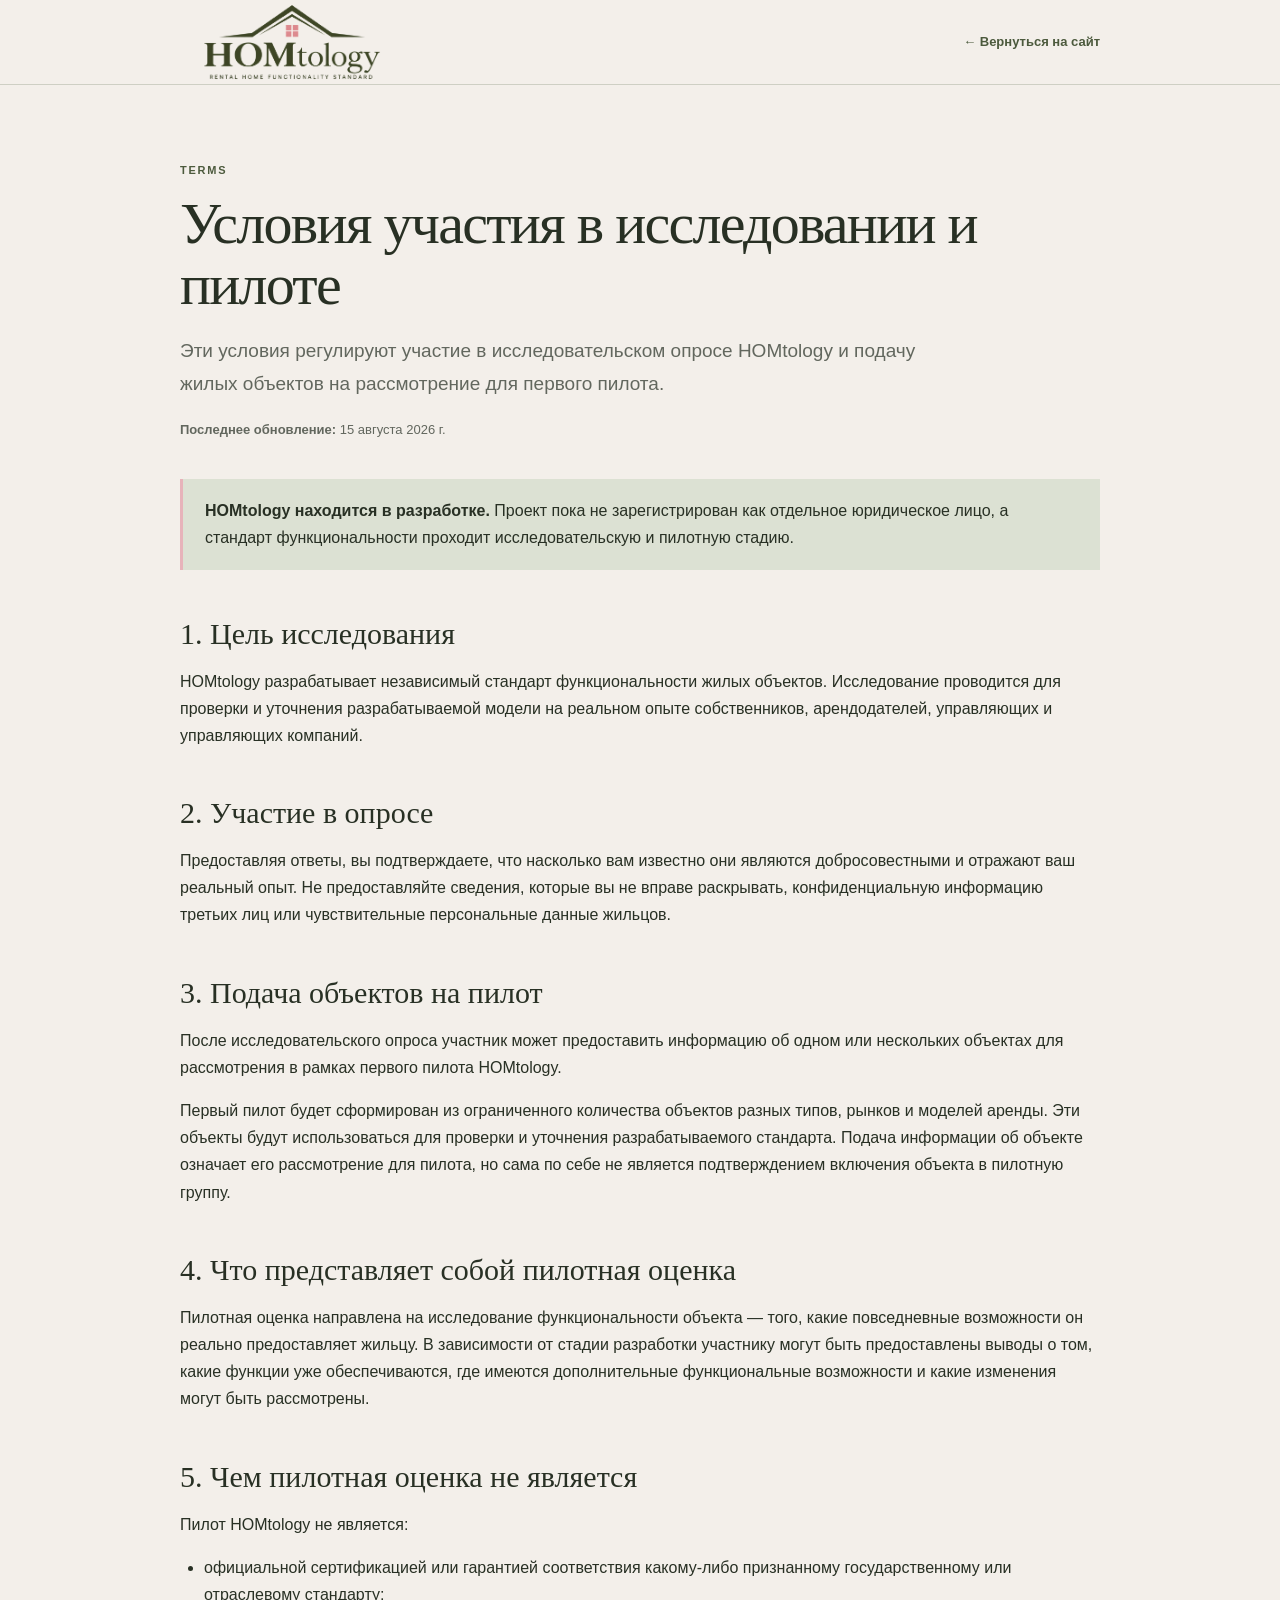
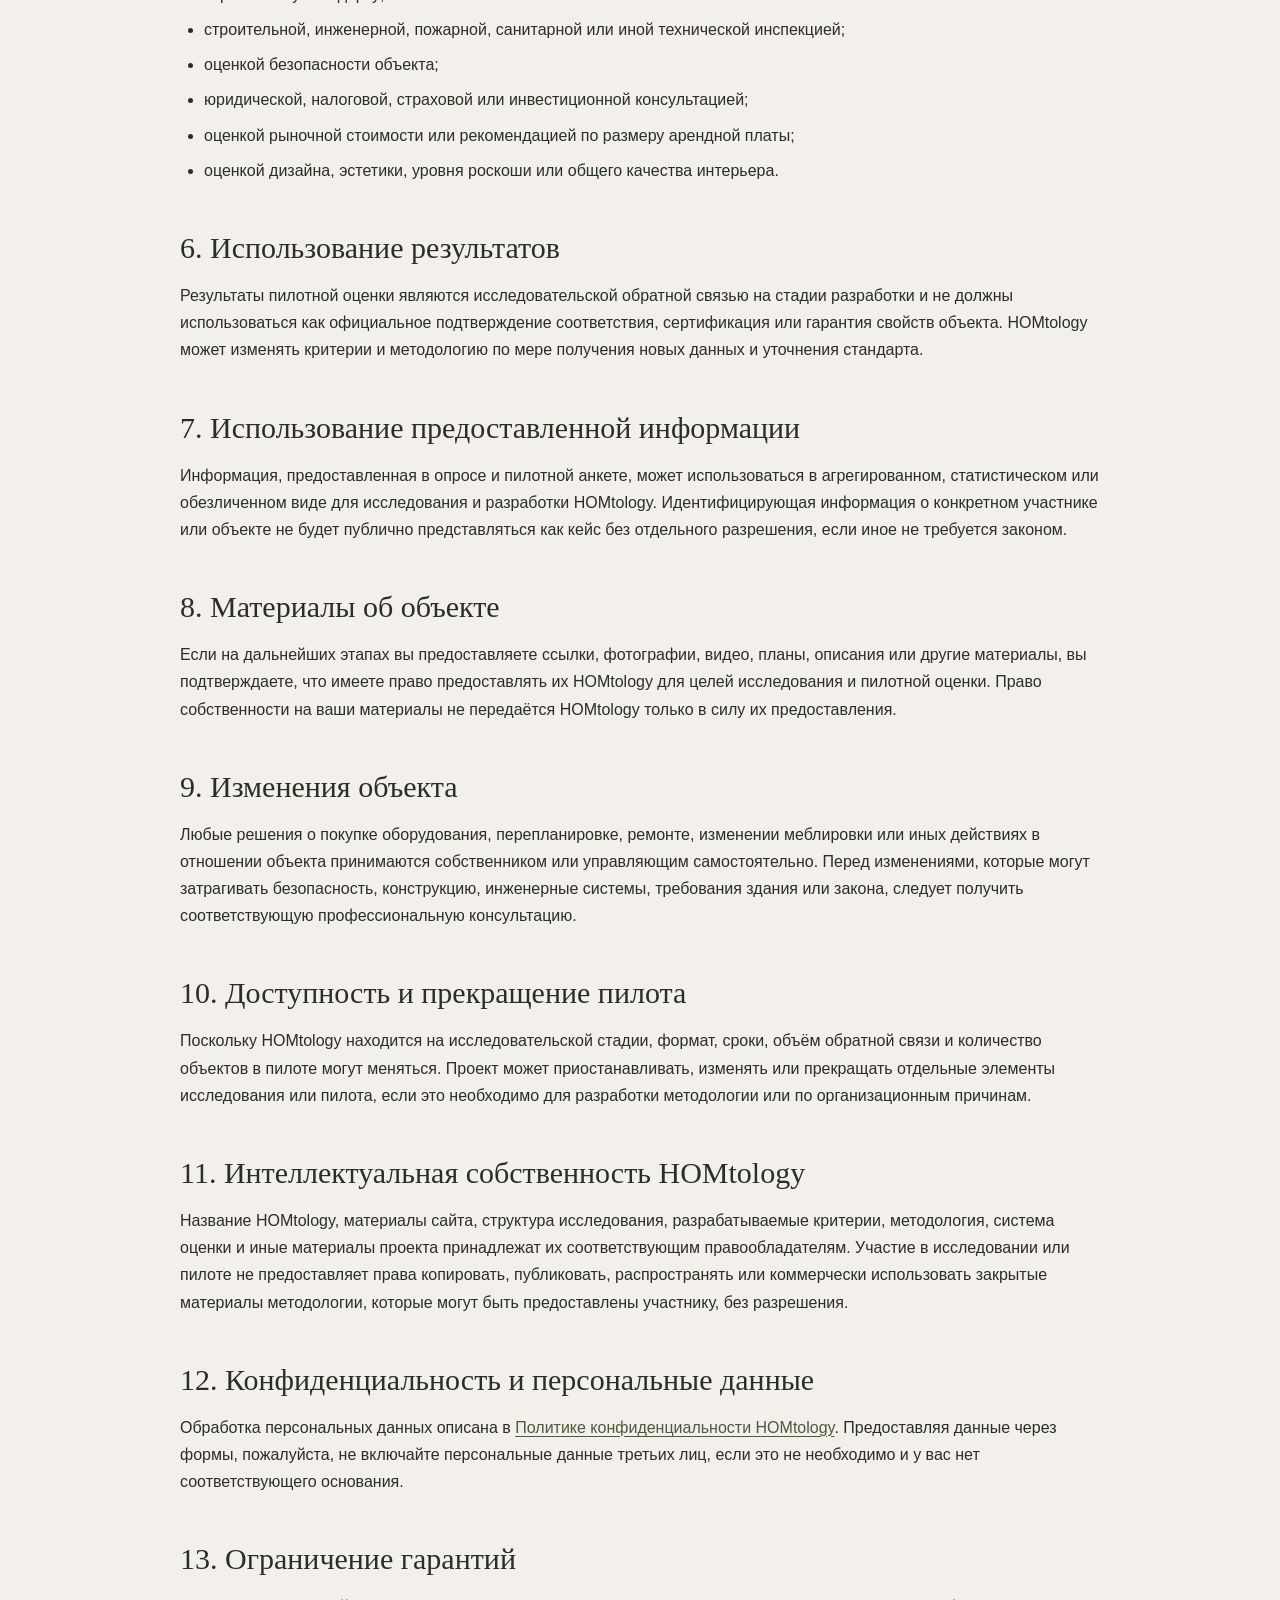
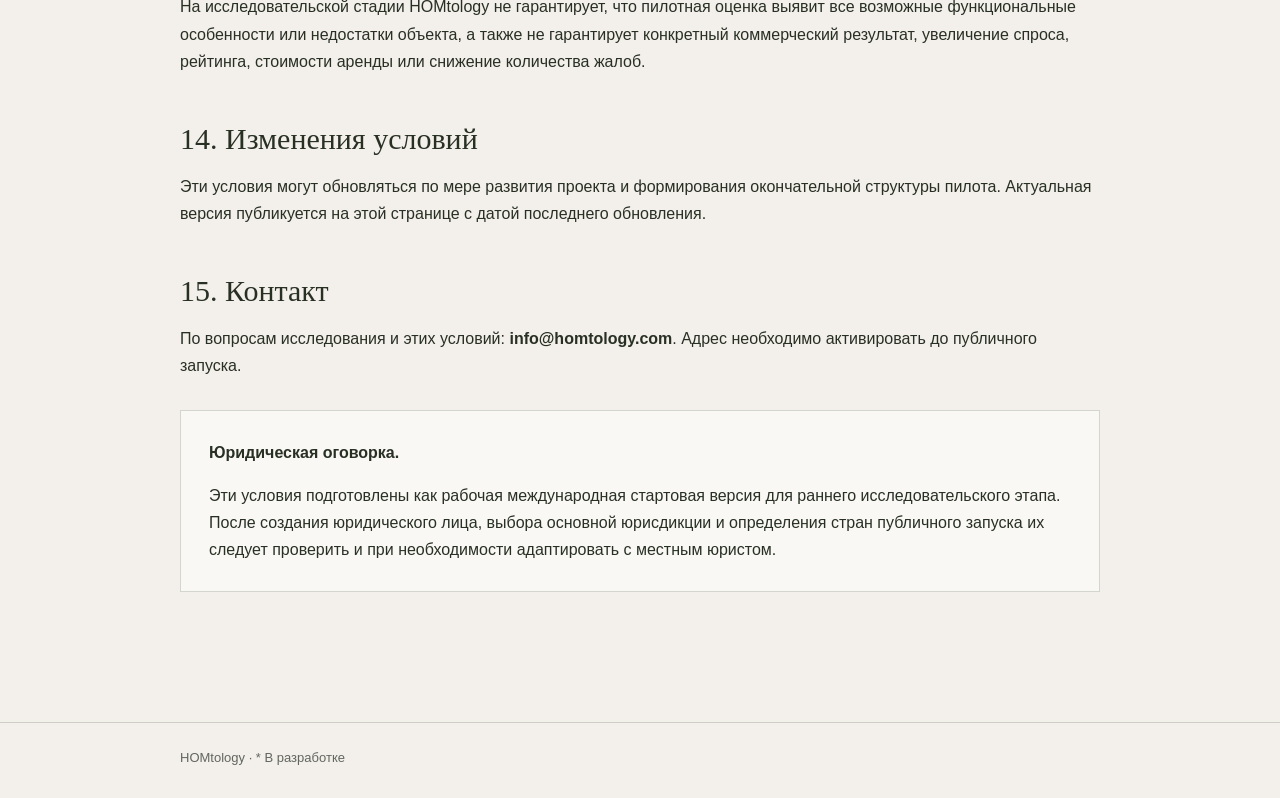
<file: terms.html>
<!doctype html>
<html lang="ru">
<head>
<meta charset="utf-8">
<meta name="viewport" content="width=device-width,initial-scale=1">
<title>Условия участия — HOMtology</title>
<link rel="icon" type="image/png" href="favicon.png">
<style>
:root{--forest:#4C5A3D;--cream:#F3EFEA;--sage:#DCE1D3;--pink:#E7B3BA;--taupe:#A89F91;--ink:#283024;--muted:#62675e;--paper:#FAF8F4;--line:rgba(76,90,61,.22);--focus:#9b4955}
*{box-sizing:border-box}html{scroll-behavior:smooth}body{margin:0;background:var(--cream);color:var(--ink);font-family:Inter,-apple-system,BlinkMacSystemFont,"Segoe UI",sans-serif;line-height:1.7}a{color:var(--forest);text-underline-offset:3px}.wrap{width:min(920px,calc(100% - 48px));margin:auto}.site-header{border-bottom:1px solid var(--line);background:rgba(243,239,234,.96);position:sticky;top:0;z-index:20;backdrop-filter:blur(12px)}.nav{min-height:84px;display:flex;align-items:center;justify-content:space-between;gap:24px}.brand{display:block;width:224px;margin:-7px 0}.brand img{display:block;width:224px;height:auto}.back{text-decoration:none;font-weight:700;font-size:13px;padding:12px 0}main{padding:76px 0 100px}.eyebrow{font-size:11px;letter-spacing:.16em;text-transform:uppercase;font-weight:800;color:var(--forest)}h1,h2{font-family:Georgia,"Times New Roman",serif;font-weight:500}h1{font-size:clamp(42px,6vw,58px);line-height:1.05;letter-spacing:-.03em;margin:14px 0 20px}h2{font-size:30px;line-height:1.2;margin:46px 0 12px}.lead{font-size:19px;color:var(--muted);max-width:780px}.meta{font-size:13px;color:var(--muted);margin:14px 0 38px}.card{background:var(--paper);border:1px solid var(--line);padding:28px;margin:30px 0}.notice{border-left:3px solid var(--pink);padding:18px 22px;background:var(--sage)}ul{padding-left:24px}li{margin:8px 0}hr{border:0;border-top:1px solid var(--line);margin:44px 0}footer{border-top:1px solid var(--line);padding:24px 0 28px;color:var(--muted);font-size:13px}a:focus-visible{outline:3px solid var(--focus);outline-offset:4px}
@media(max-width:620px){.wrap{width:min(100% - 28px,920px)}.site-header{position:relative}.nav{min-height:70px}.brand,.brand img{width:184px}.back{font-size:12px;text-align:right}main{padding:54px 0 76px}h1{font-size:clamp(38px,12vw,46px)}h2{font-size:28px}.lead{font-size:17px}.notice,.card{padding:20px 18px}}
@media(prefers-reduced-motion:reduce){html{scroll-behavior:auto}}
</style>
</head>
<body>
<header class="site-header">
  <div class="wrap nav">
    <a class="brand" href="index.html" aria-label="HOMtology — на главную"><img src="assets/images/homtology-logo.png" width="1983" height="793" alt="HOMtology — Rental Home Functionality Standard"></a>
    <a class="back" href="index.html">← Вернуться на сайт</a>
  </div>
</header>
<main>
  <div class="wrap">
    <div class="eyebrow">Terms</div>
    
<h1>Условия участия в исследовании и пилоте</h1>
<p class="lead">Эти условия регулируют участие в исследовательском опросе HOMtology и подачу жилых объектов на рассмотрение для первого пилота.</p>
<p class="meta"><strong>Последнее обновление:</strong> 15 августа 2026 г.</p>

<div class="notice">
<strong>HOMtology находится в разработке.</strong> Проект пока не зарегистрирован как отдельное юридическое лицо, а стандарт функциональности проходит исследовательскую и пилотную стадию.
</div>

<h2>1. Цель исследования</h2>
<p>HOMtology разрабатывает независимый стандарт функциональности жилых объектов. Исследование проводится для проверки и уточнения разрабатываемой модели на реальном опыте собственников, арендодателей, управляющих и управляющих компаний.</p>

<h2>2. Участие в опросе</h2>
<p>Предоставляя ответы, вы подтверждаете, что насколько вам известно они являются добросовестными и отражают ваш реальный опыт. Не предоставляйте сведения, которые вы не вправе раскрывать, конфиденциальную информацию третьих лиц или чувствительные персональные данные жильцов.</p>

<h2>3. Подача объектов на пилот</h2>
<p>После исследовательского опроса участник может предоставить информацию об одном или нескольких объектах для рассмотрения в рамках первого пилота HOMtology.</p>
<p>Первый пилот будет сформирован из ограниченного количества объектов разных типов, рынков и моделей аренды. Эти объекты будут использоваться для проверки и уточнения разрабатываемого стандарта. Подача информации об объекте означает его рассмотрение для пилота, но сама по себе не является подтверждением включения объекта в пилотную группу.</p>

<h2>4. Что представляет собой пилотная оценка</h2>
<p>Пилотная оценка направлена на исследование функциональности объекта — того, какие повседневные возможности он реально предоставляет жильцу. В зависимости от стадии разработки участнику могут быть предоставлены выводы о том, какие функции уже обеспечиваются, где имеются дополнительные функциональные возможности и какие изменения могут быть рассмотрены.</p>

<h2>5. Чем пилотная оценка не является</h2>
<p>Пилот HOMtology не является:</p>
<ul>
<li>официальной сертификацией или гарантией соответствия какому-либо признанному государственному или отраслевому стандарту;</li>
<li>строительной, инженерной, пожарной, санитарной или иной технической инспекцией;</li>
<li>оценкой безопасности объекта;</li>
<li>юридической, налоговой, страховой или инвестиционной консультацией;</li>
<li>оценкой рыночной стоимости или рекомендацией по размеру арендной платы;</li>
<li>оценкой дизайна, эстетики, уровня роскоши или общего качества интерьера.</li>
</ul>

<h2>6. Использование результатов</h2>
<p>Результаты пилотной оценки являются исследовательской обратной связью на стадии разработки и не должны использоваться как официальное подтверждение соответствия, сертификация или гарантия свойств объекта. HOMtology может изменять критерии и методологию по мере получения новых данных и уточнения стандарта.</p>

<h2>7. Использование предоставленной информации</h2>
<p>Информация, предоставленная в опросе и пилотной анкете, может использоваться в агрегированном, статистическом или обезличенном виде для исследования и разработки HOMtology. Идентифицирующая информация о конкретном участнике или объекте не будет публично представляться как кейс без отдельного разрешения, если иное не требуется законом.</p>

<h2>8. Материалы об объекте</h2>
<p>Если на дальнейших этапах вы предоставляете ссылки, фотографии, видео, планы, описания или другие материалы, вы подтверждаете, что имеете право предоставлять их HOMtology для целей исследования и пилотной оценки. Право собственности на ваши материалы не передаётся HOMtology только в силу их предоставления.</p>

<h2>9. Изменения объекта</h2>
<p>Любые решения о покупке оборудования, перепланировке, ремонте, изменении меблировки или иных действиях в отношении объекта принимаются собственником или управляющим самостоятельно. Перед изменениями, которые могут затрагивать безопасность, конструкцию, инженерные системы, требования здания или закона, следует получить соответствующую профессиональную консультацию.</p>

<h2>10. Доступность и прекращение пилота</h2>
<p>Поскольку HOMtology находится на исследовательской стадии, формат, сроки, объём обратной связи и количество объектов в пилоте могут меняться. Проект может приостанавливать, изменять или прекращать отдельные элементы исследования или пилота, если это необходимо для разработки методологии или по организационным причинам.</p>

<h2>11. Интеллектуальная собственность HOMtology</h2>
<p>Название HOMtology, материалы сайта, структура исследования, разрабатываемые критерии, методология, система оценки и иные материалы проекта принадлежат их соответствующим правообладателям. Участие в исследовании или пилоте не предоставляет права копировать, публиковать, распространять или коммерчески использовать закрытые материалы методологии, которые могут быть предоставлены участнику, без разрешения.</p>

<h2>12. Конфиденциальность и персональные данные</h2>
<p>Обработка персональных данных описана в <a href="privacy.html">Политике конфиденциальности HOMtology</a>. Предоставляя данные через формы, пожалуйста, не включайте персональные данные третьих лиц, если это не необходимо и у вас нет соответствующего основания.</p>

<h2>13. Ограничение гарантий</h2>
<p>На исследовательской стадии HOMtology не гарантирует, что пилотная оценка выявит все возможные функциональные особенности или недостатки объекта, а также не гарантирует конкретный коммерческий результат, увеличение спроса, рейтинга, стоимости аренды или снижение количества жалоб.</p>

<h2>14. Изменения условий</h2>
<p>Эти условия могут обновляться по мере развития проекта и формирования окончательной структуры пилота. Актуальная версия публикуется на этой странице с датой последнего обновления.</p>

<h2>15. Контакт</h2>
<p>По вопросам исследования и этих условий: <strong>info@homtology.com</strong>. Адрес необходимо активировать до публичного запуска.</p>

<div class="card">
<strong>Юридическая оговорка.</strong>
<p style="margin-bottom:0">Эти условия подготовлены как рабочая международная стартовая версия для раннего исследовательского этапа. После создания юридического лица, выбора основной юрисдикции и определения стран публичного запуска их следует проверить и при необходимости адаптировать с местным юристом.</p>
</div>

  </div>
</main>
<footer>
  <div class="wrap">HOMtology · * В разработке</div>
</footer>
</body>
</html>
</file>
<file: redesign.css>
/* Editorial redesign layer. The original document structure and integrations remain intact. */
:root {
  --bg: #f1eee6;
  --paper: #ead5d5;
  --ink: #11120f;
  --muted: #626b4f;
  --green: #34392b;
  --gold: #d6a0a8;
  --line: rgba(52, 57, 43, .28);
  --white: #f1eee6;
  --radius: 0;
  --shadow: none;
}

html { background: var(--green); }
body {
  overflow-x: hidden;
  background: var(--bg);
  font-family: "Helvetica Neue", Helvetica, Arial, sans-serif;
  font-weight: 400;
  line-height: 1.5;
  text-rendering: optimizeLegibility;
}

.container { width: min(1360px, calc(100% - 64px)); }

.nav {
  position: absolute;
  inset: 0 0 auto;
  z-index: 20;
  color: var(--bg);
  background: transparent;
  border: 0;
}
.nav-inner { height: 92px; border-bottom: 1px solid rgba(241, 238, 230, .32); }
.brand { color: inherit; }
.brand-word { font-family: inherit; font-size: 24px; letter-spacing: -.05em; }
.brand-word .hom { font-family: inherit; font-weight: 700; }
.brand-sub { color: rgba(241, 238, 230, .66); font-size: 7px; }
.nav-links { gap: 30px; color: inherit; font-size: 11px; letter-spacing: .04em; text-transform: uppercase; }
.nav-links a { position: relative; }
.nav-links a::after, .footer-links a::after {
  content: "";
  position: absolute;
  right: 0;
  bottom: -5px;
  left: 0;
  height: 1px;
  background: currentColor;
  transform: scaleX(0);
  transform-origin: right;
  transition: transform .35s ease;
}
.nav-links a:hover::after, .footer-links a:hover::after { transform: scaleX(1); transform-origin: left; }

.btn {
  min-height: 42px;
  padding: 10px 19px;
  border: 1px solid currentColor;
  border-radius: 999px;
  font-size: 11px;
  font-weight: 600;
  letter-spacing: .04em;
  text-transform: uppercase;
  transition: color .3s ease, background-color .3s ease, transform .3s ease;
}
.btn-primary { background: transparent; color: inherit; }
.btn-primary:hover, .btn-outline:hover { background: var(--bg); color: var(--green); box-shadow: none; transform: translateY(-2px); }

.hero {
  min-height: 100svh;
  padding: 150px 0 62px;
  color: var(--bg);
  background: var(--green);
}
.hero-grid { grid-template-columns: minmax(0, 1.08fr) minmax(340px, .92fr); gap: clamp(48px, 7vw, 120px); align-items: end; }
.hero-copy { padding-top: clamp(60px, 10vh, 140px); }
.eyebrow {
  color: inherit;
  font-size: 10px;
  font-weight: 600;
  letter-spacing: .18em;
}
.hero h1 {
  max-width: 900px;
  margin: 26px 0 34px;
  font-family: inherit;
  font-size: clamp(58px, 6.4vw, 106px);
  font-weight: 400;
  line-height: .91;
  letter-spacing: -.065em;
}
.hero .lead { max-width: 650px; color: rgba(241, 238, 230, .76); font-size: clamp(15px, 1.25vw, 19px); }
.hero .lead + .lead { margin-left: clamp(0px, 7vw, 110px); }
.hero-actions { margin-top: 40px; }
.hero .micro { margin-top: 18px; color: rgba(241, 238, 230, .52); }
.hero-image {
  position: relative;
  margin-bottom: 4vh;
  padding: 0;
  overflow: visible;
  border: 0;
  background: transparent;
}
.hero-image::before { content: "01 / FUNCTION"; display: block; margin-bottom: 10px; font-size: 9px; letter-spacing: .18em; }
.hero-image img { height: clamp(360px, 54vh, 650px); border-radius: 46% 46% 4px 4px; filter: saturate(.55) sepia(.08) contrast(.92); object-fit: cover; }
.image-note { max-width: 440px; padding: 16px 0 0 24%; color: rgba(241, 238, 230, .65); font-size: 11px; }

h1, h2, .serif { font-family: inherit; }
h2 { font-size: clamp(44px, 5.3vw, 82px); font-weight: 400; line-height: .96; letter-spacing: -.055em; }
.lead { font-size: clamp(17px, 1.55vw, 22px); line-height: 1.45; }
.section { padding: clamp(100px, 13vw, 190px) 0; border-top: 1px solid var(--line); }
.section > .container > .eyebrow { margin-bottom: clamp(50px, 7vw, 100px); }
.section > .container > h2 { max-width: 1050px; }
.section > .container > .lead { max-width: 720px; margin: 32px 0 0 auto; }

#homtology { background: var(--bg); }
#homtology h2 { max-width: 850px; }
.cards.three { margin-top: clamp(70px, 10vw, 140px); border-top: 1px solid var(--line); gap: 0; }
.card, .survey-reason {
  min-height: 300px;
  padding: 26px 26px 40px;
  border: 0;
  border-right: 1px solid var(--line);
  border-radius: 0;
  background: transparent;
}
.card:first-child, .survey-reason:first-child { border-left: 1px solid var(--line); }
.card h3, .survey-reason h3 { margin-top: 120px; font-size: 24px; font-weight: 400; }
.card p, .survey-reason p { max-width: 310px; color: var(--muted); font-size: 14px; }

#why-participate { background: var(--paper); }
#why-participate .lead { color: rgba(17, 18, 15, .68); }
.survey-reasons { margin-top: clamp(70px, 9vw, 130px); gap: 0; border-top: 1px solid var(--line); }
.why-icon { width: auto; height: auto; justify-content: start; border-radius: 0; background: none; color: var(--ink); font-size: 10px; letter-spacing: .15em; }
.next-note { max-width: 780px; margin: 70px 0 0 auto; padding: 22px 0 0; border: 0; border-top: 1px solid var(--ink); border-radius: 0; background: transparent; }

#pilot { padding-right: 32px; padding-left: 32px; background: var(--bg); }
.pilot-box { padding: clamp(52px, 7vw, 110px); border-radius: 0 120px 0 0; background: var(--green); }
.pilot-box h2 { max-width: 1080px; }
.pilot-box .lead { max-width: 750px; margin: 40px 0 0 auto; }
.pilot-benefits { margin-top: clamp(70px, 9vw, 130px); gap: 0; border-top: 1px solid rgba(241, 238, 230, .3); }
.pilot-benefit { min-height: 190px; padding: 24px 20px; border: 0; border-right: 1px solid rgba(241, 238, 230, .3); border-bottom: 1px solid rgba(241, 238, 230, .3); border-radius: 0; background: transparent; }
.pilot-benefit:nth-child(odd) { border-left: 1px solid rgba(241, 238, 230, .3); }
.pilot-benefit h3 { font-size: 22px; font-weight: 400; }
.pilot-box .next-note { border-top-color: rgba(241, 238, 230, .45) !important; border-left: 0 !important; background: transparent !important; }

#research { background: var(--bg); }
.form-wrap { margin-top: clamp(80px, 11vw, 160px) !important; grid-template-columns: .75fr 1.25fr; gap: clamp(50px, 9vw, 140px); }
.form-wrap h2 { font-size: clamp(38px, 4.5vw, 68px); }
.form-card {
  min-height: 480px;
  padding: clamp(45px, 7vw, 90px) !important;
  display: grid;
  align-items: center;
  border: 1px solid var(--green);
  border-radius: 100px 0 0 0;
  background: transparent;
}
.form-card h3 { font-size: clamp(32px, 4vw, 56px) !important; font-weight: 400; letter-spacing: -.04em; }
.form-card .btn-primary { color: var(--green); }
.form-card .btn-primary:hover { background: var(--green); color: var(--bg); }

.final-cta { padding: clamp(70px, 9vw, 130px) 0; border-radius: 0; background: var(--paper); color: var(--ink); }
.final-cta h2 { color: inherit; font-size: clamp(54px, 7.5vw, 112px); }
.final-cta p { max-width: 570px; color: rgba(17, 18, 15, .65); }
.final-cta .btn { background: transparent; color: var(--ink); }
.final-cta .btn:hover { background: var(--ink); color: var(--paper); }

footer { padding: 56px 0; color: rgba(241, 238, 230, .64); background: var(--green); }
.footer-inner { align-items: flex-start; padding-top: 0; border: 0; }
.footer-inner strong { color: var(--bg); font-size: clamp(36px, 5vw, 72px); font-weight: 400; letter-spacing: -.06em; }
.footer-links { gap: 28px; padding-top: 20px; }
.footer-links a { position: relative; }

a:focus-visible, button:focus-visible { outline: 2px solid var(--gold); outline-offset: 5px; }

@media (max-width: 900px) {
  .container { width: min(100% - 40px, 1360px); }
  .nav { position: absolute; }
  .nav-inner { min-height: 82px; flex-wrap: nowrap; padding: 0; }
  .nav-links { display: none; }
  .hero { padding-top: 125px; }
  .hero-grid { grid-template-columns: 1fr; }
  .hero-copy { padding-top: 40px; }
  .hero-image { width: 65%; margin: 30px 0 0 auto; }
  .cards.three { grid-template-columns: 1fr 1fr; }
  .card:last-child { grid-column: 2; }
  .survey-reasons { grid-template-columns: 1fr; }
  .survey-reason { min-height: 230px; border-left: 1px solid var(--line); border-bottom: 1px solid var(--line); }
  .survey-reason h3 { margin-top: 70px; }
  .form-wrap { grid-template-columns: 1fr; }
}

@media (max-width: 620px) {
  .container { width: min(100% - 28px, 1360px); }
  .nav-inner { min-height: 72px; gap: 10px; }
  .brand-word { font-size: 21px; }
  .nav-inner > .btn { min-height: 38px; padding: 8px 12px; font-size: 9px; }
  .hero { min-height: auto; padding: 118px 0 54px; }
  .hero h1 { font-size: clamp(48px, 14.5vw, 66px); }
  .hero .lead + .lead { margin-left: 0; }
  .hero-image { width: 88%; margin-top: 48px; }
  .hero-image img { height: 430px; }
  .image-note { padding-left: 12%; }
  .section { padding: 96px 0; }
  .section > .container > .eyebrow { margin-bottom: 46px; }
  h2 { font-size: 45px; }
  .section > .container > .lead { margin-top: 28px; }
  .cards.three { grid-template-columns: 1fr; margin-top: 64px; }
  .card, .card:last-child { grid-column: auto; min-height: 220px; border-left: 1px solid var(--line); border-bottom: 1px solid var(--line); }
  .card h3 { margin-top: 64px; }
  .survey-reason { min-height: 220px; }
  #pilot { padding: 14px; }
  .pilot-box { padding: 54px 22px; border-radius: 0 54px 0 0; }
  .pilot-benefits { grid-template-columns: 1fr; }
  .pilot-benefit { min-height: 160px; border-left: 1px solid rgba(241, 238, 230, .3); }
  .form-card { min-height: 420px; padding: 44px 20px !important; border-radius: 54px 0 0; }
  .cta-box { gap: 32px; }
  .footer-inner { gap: 42px; }
  .footer-links { display: grid; grid-template-columns: 1fr 1fr; gap: 18px 28px; }
}

@media (prefers-reduced-motion: reduce) {
  html { scroll-behavior: auto; }
  *, *::before, *::after { scroll-behavior: auto !important; transition-duration: .01ms !important; }
}
</file>
